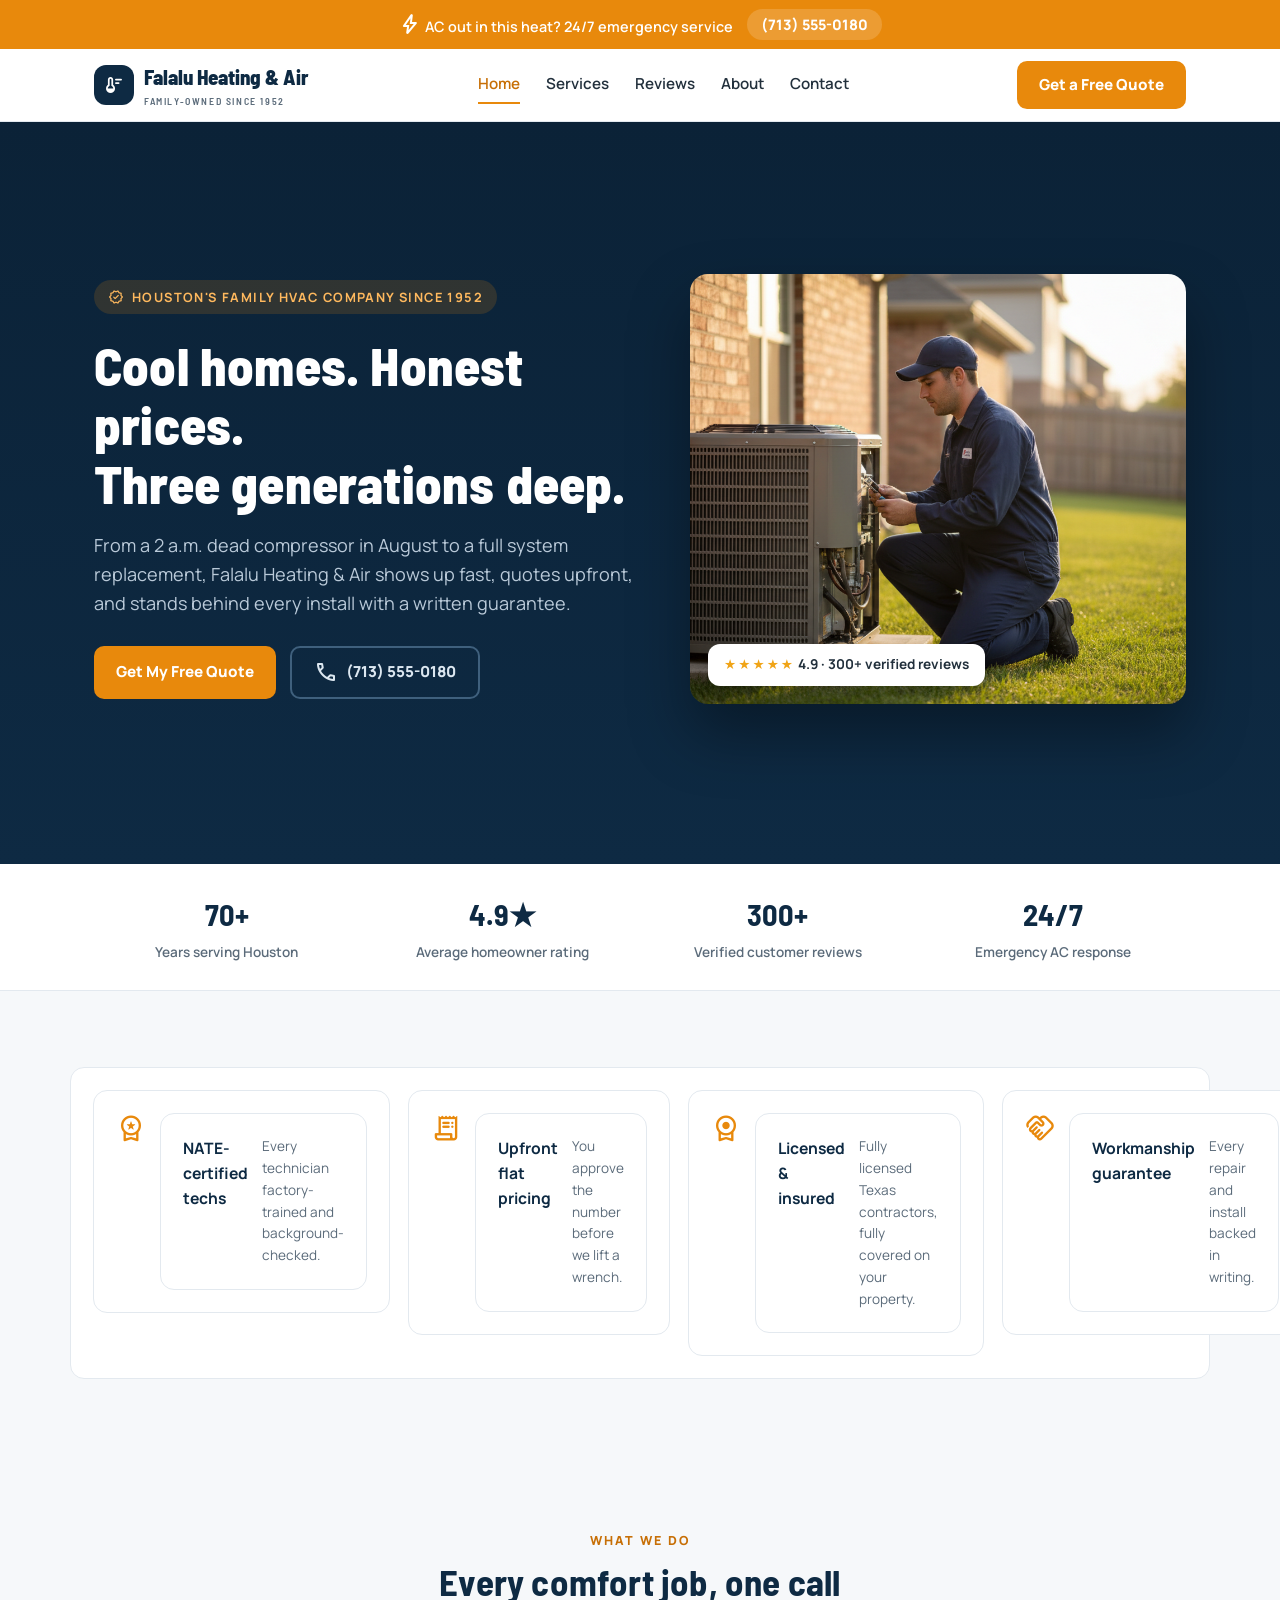
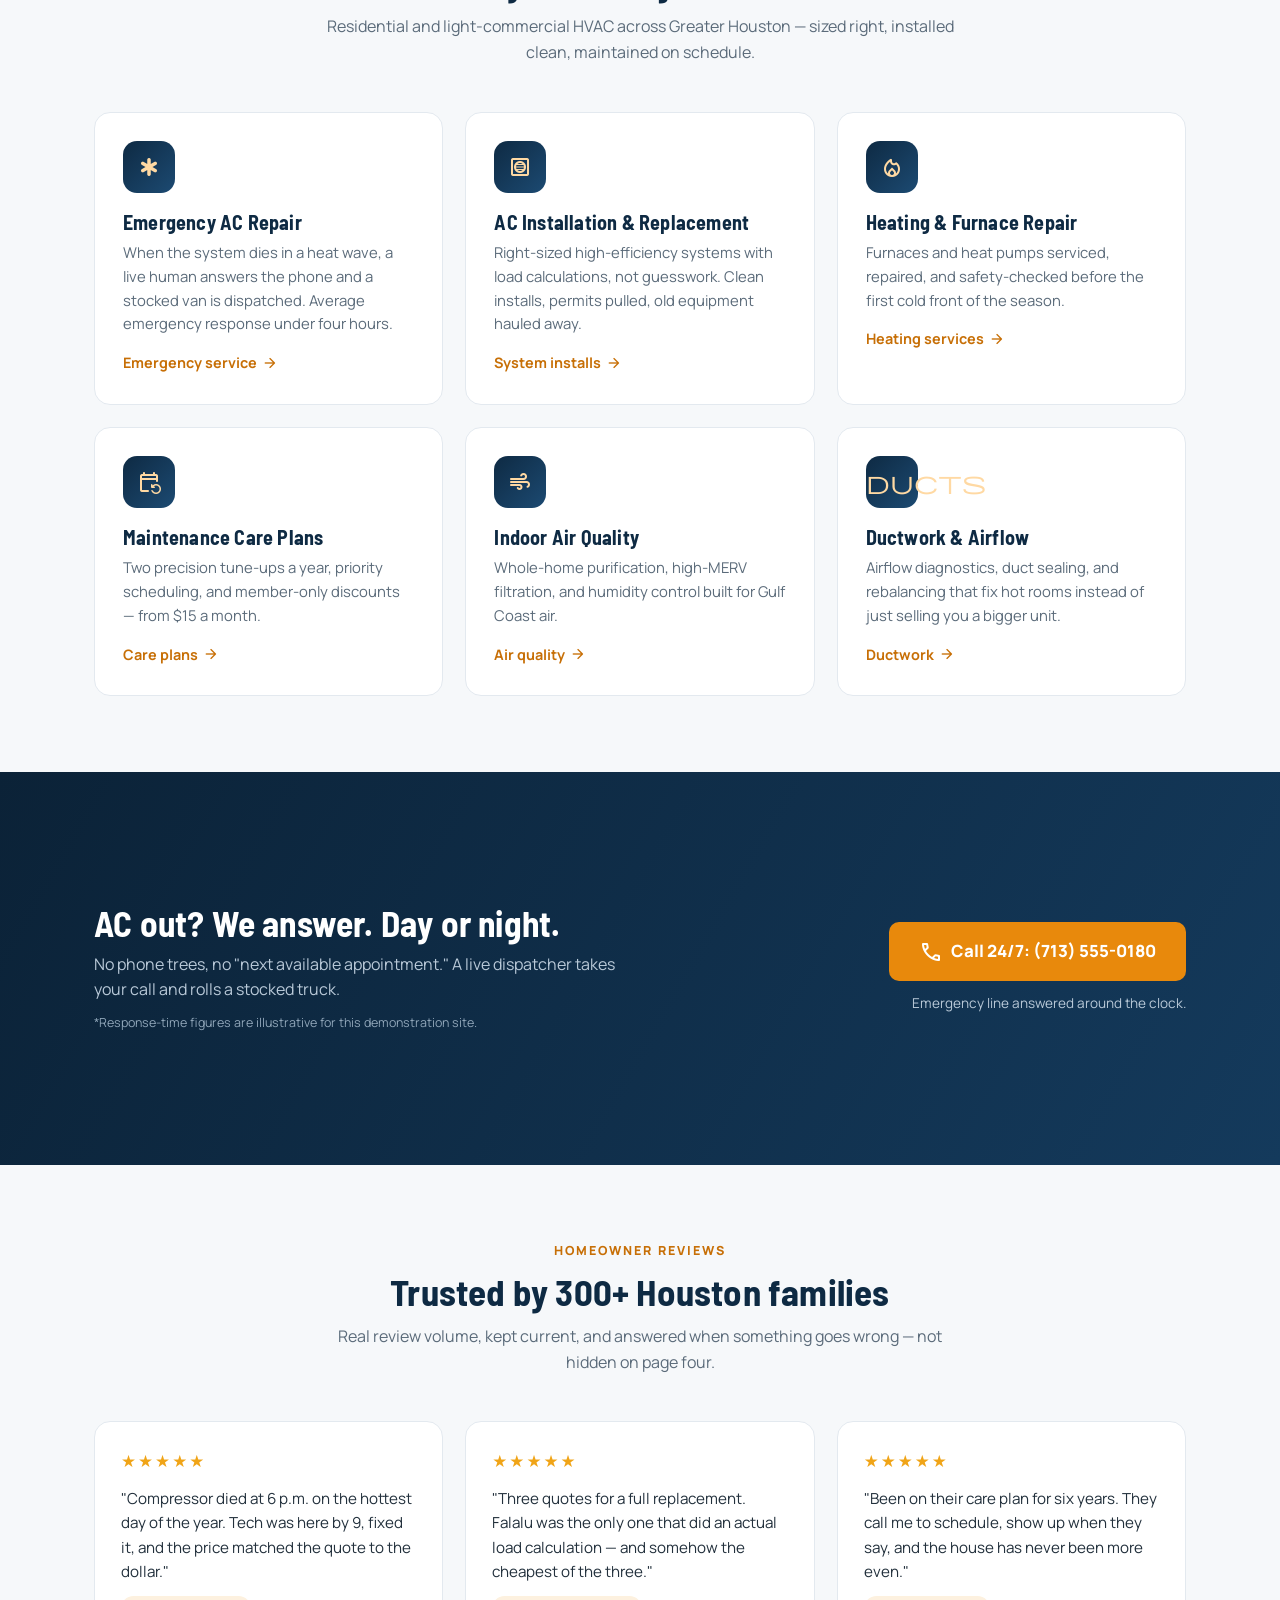
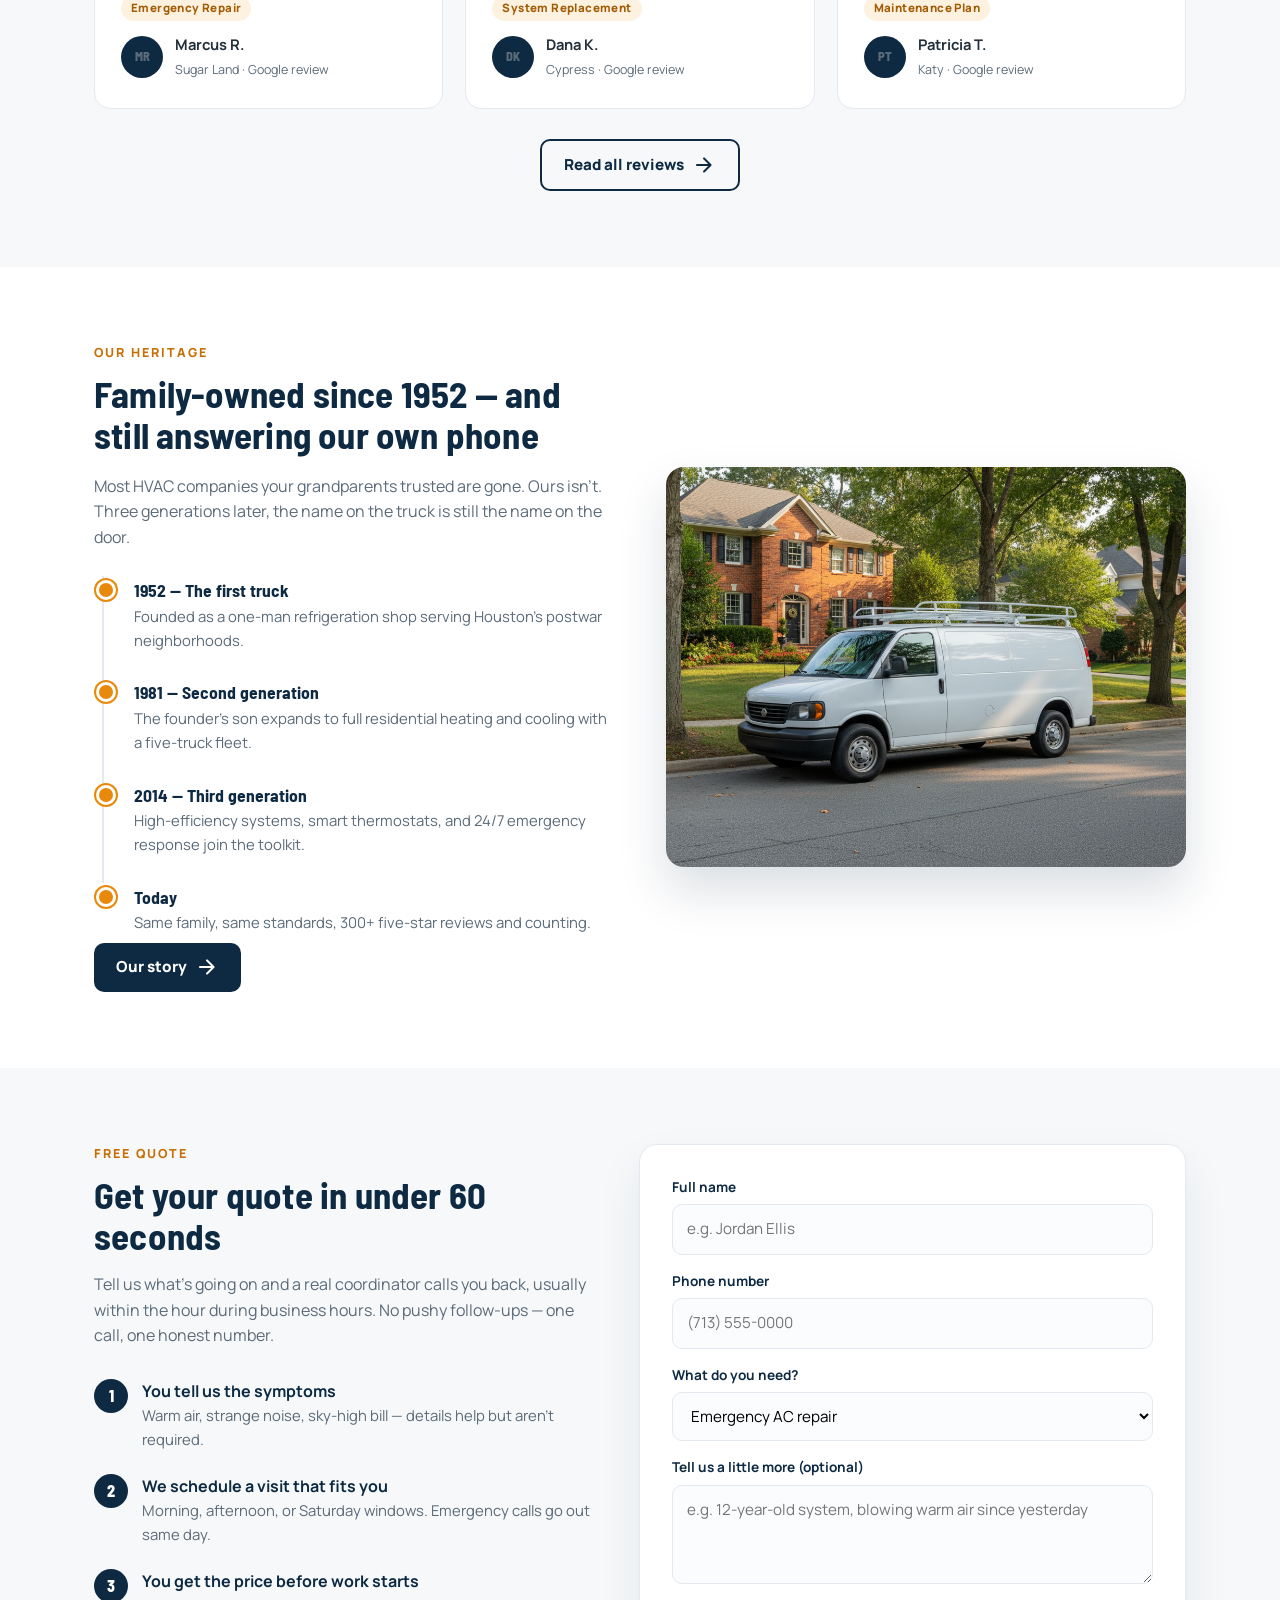
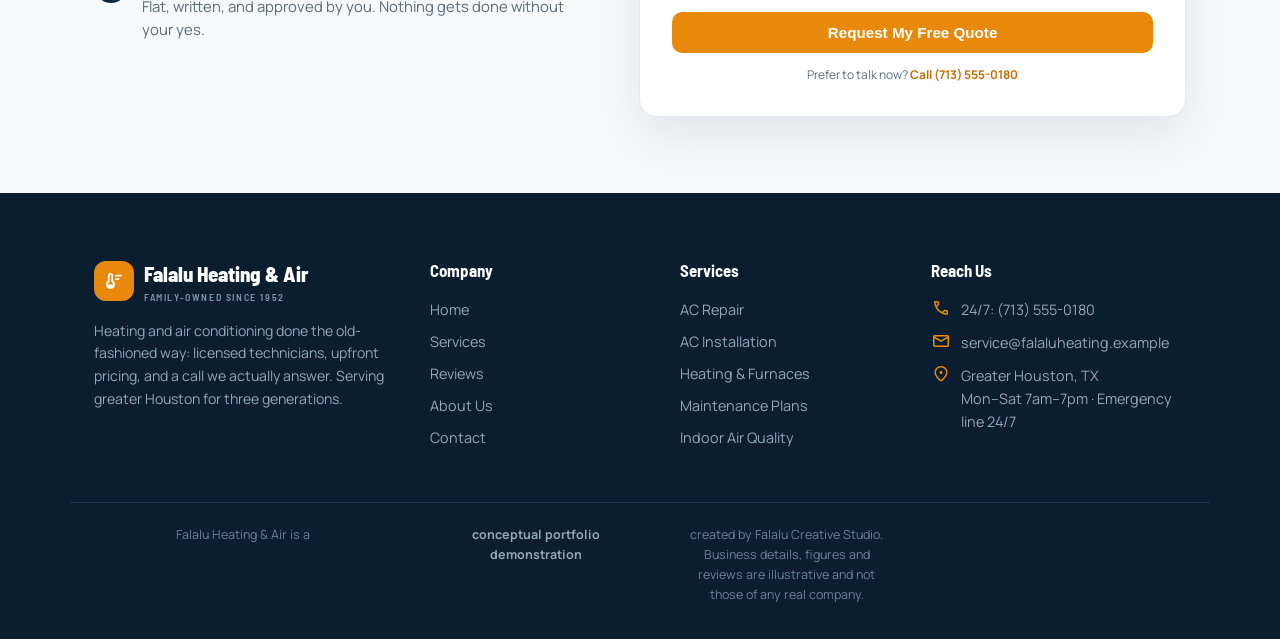
<file: index.html>
<!DOCTYPE html>
<html lang="en"><head><meta charset="utf-8"><meta name="viewport" content="width=device-width,initial-scale=1">
<title>Falalu Heating & Air | Houston HVAC Since 1952 | 24/7 Emergency AC Repair</title><meta name="description" content="Family-owned Houston HVAC since 1952. 24/7 emergency AC repair, honest flat-rate pricing, and 300+ five-star homeowner reviews.">
<link rel="preconnect" href="https://fonts.googleapis.com"><link href="https://fonts.googleapis.com/css2?family=Barlow+Semi+Condensed:wght@600;700;800&family=Manrope:wght@400;500;600;700;800&display=swap" rel="stylesheet">
<link href="https://fonts.googleapis.com/css2?family=Material+Symbols+Rounded:opsz,wght,FILL,GRAD@24,400,0,0&display=block" rel="stylesheet">
<link rel="stylesheet" href="styles.css"><link rel="icon" href="data:image/svg+xml,<svg xmlns='http://www.w3.org/2000/svg' viewBox='0 0 100 100'><rect width='100' height='100' rx='22' fill='%230e2a43'/><text x='50' y='68' font-size='52' text-anchor='middle' fill='%23e8890c' font-family='Arial' font-weight='bold'>F</text></svg>">
</head><body>
<div class="emg"><div class="wrap"><span><span class="material-symbols-rounded" style="vertical-align:-4px">bolt</span> AC out in this heat? 24/7 emergency service</span><a href="tel:+17135550180">(713) 555-0180</a></div></div>
<header class="nav"><div class="wrap">
<a class="logo" href="index.html"><span class="badge"><span class="material-symbols-rounded">thermostat</span></span><span>Falalu Heating &amp; Air<small>Family-owned since 1952</small></span></a>
<input type="checkbox" id="navtoggle"><label class="burger material-symbols-rounded" for="navtoggle">menu</label>
<nav class="links"><a href="index.html" class="active">Home</a><a href="services.html">Services</a><a href="reviews.html">Reviews</a><a href="about.html">About</a><a href="contact.html">Contact</a></nav>
<a class="btn" href="contact.html">Get a Free Quote</a>
</div></header>

<section class="hero"><div class="wrap"><div>
<span class="eyebrow"><span class="material-symbols-rounded" style="font-size:16px">verified</span> Houston's family HVAC company since 1952</span>
<h1>Cool homes. Honest prices.<br>Three generations deep.</h1>
<p class="lead">From a 2 a.m. dead compressor in August to a full system replacement, Falalu Heating &amp; Air shows up fast, quotes upfront, and stands behind every install with a written guarantee.</p>
<div class="ctas"><a class="btn" href="contact.html">Get My Free Quote</a><a class="btn ghost" style="border-color:#3f607d;color:#dce7f0" href="tel:+17135550180"><span class="material-symbols-rounded">call</span> (713) 555-0180</a></div>
</div>
<div class="hero-img"><img src="assets/hv-hero.jpg" alt="Falalu Heating and Air technician servicing an AC condenser unit at a Houston home"><div class="rate-chip"><span class="stars">★★★★★</span> 4.9 · 300+ verified reviews</div></div>
</div></section>
<div class="stats"><div class="wrap">
<div><b>70+</b><span>Years serving Houston</span></div>
<div><b>4.9★</b><span>Average homeowner rating</span></div>
<div><b>300+</b><span>Verified customer reviews</span></div>
<div><b>24/7</b><span>Emergency AC response</span></div>
</div></div>
<section class="trust"><div class="wrap">
<div><span class="material-symbols-rounded">workspace_premium</span><div><b>NATE-certified techs</b><span>Every technician factory-trained and background-checked.</span></div></div>
<div><span class="material-symbols-rounded">receipt_long</span><div><b>Upfront flat pricing</b><span>You approve the number before we lift a wrench.</span></div></div>
<div><span class="material-symbols-rounded">license</span><div><b>Licensed &amp; insured</b><span>Fully licensed Texas contractors, fully covered on your property.</span></div></div>
<div><span class="material-symbols-rounded">handshake</span><div><b>Workmanship guarantee</b><span>Every repair and install backed in writing.</span></div></div>
</div></section>
<section><div class="wrap">
<div class="sec-head"><div class="kick">What we do</div><h2>Every comfort job, one call</h2><p>Residential and light-commercial HVAC across Greater Houston — sized right, installed clean, maintained on schedule.</p></div>
<div class="grid3">
<div class="svc"><div class="ic"><span class="material-symbols-rounded">emergency</span></div><h3>Emergency AC Repair</h3><p>When the system dies in a heat wave, a live human answers the phone and a stocked van is dispatched. Average emergency response under four hours.</p><a class="more" href="services.html#ac-repair">Emergency service <span class="material-symbols-rounded">arrow_forward</span></a></div>
<div class="svc"><div class="ic"><span class="material-symbols-rounded">hvac</span></div><h3>AC Installation &amp; Replacement</h3><p>Right-sized high-efficiency systems with load calculations, not guesswork. Clean installs, permits pulled, old equipment hauled away.</p><a class="more" href="services.html#ac-install">System installs <span class="material-symbols-rounded">arrow_forward</span></a></div>
<div class="svc"><div class="ic"><span class="material-symbols-rounded">mode_heat</span></div><h3>Heating &amp; Furnace Repair</h3><p>Furnaces and heat pumps serviced, repaired, and safety-checked before the first cold front of the season.</p><a class="more" href="services.html#heating">Heating services <span class="material-symbols-rounded">arrow_forward</span></a></div>
<div class="svc"><div class="ic"><span class="material-symbols-rounded">event_repeat</span></div><h3>Maintenance Care Plans</h3><p>Two precision tune-ups a year, priority scheduling, and member-only discounts — from $15 a month.</p><a class="more" href="services.html#maintenance">Care plans <span class="material-symbols-rounded">arrow_forward</span></a></div>
<div class="svc"><div class="ic"><span class="material-symbols-rounded">air</span></div><h3>Indoor Air Quality</h3><p>Whole-home purification, high-MERV filtration, and humidity control built for Gulf Coast air.</p><a class="more" href="services.html#air-quality">Air quality <span class="material-symbols-rounded">arrow_forward</span></a></div>
<div class="svc"><div class="ic"><span class="material-symbols-rounded">ducts</span></div><h3>Ductwork &amp; Airflow</h3><p>Airflow diagnostics, duct sealing, and rebalancing that fix hot rooms instead of just selling you a bigger unit.</p><a class="more" href="services.html#ductwork">Ductwork <span class="material-symbols-rounded">arrow_forward</span></a></div>
</div>
</div></section>
<section class="emgband"><div class="wrap"><div>
<h2>AC out? We answer. Day or night.</h2>
<p>No phone trees, no "next available appointment." A live dispatcher takes your call and rolls a stocked truck.</p>
<p class="note">*Response-time figures are illustrative for this demonstration site.</p>
</div><div style="text-align:right"><a class="btn" style="font-size:1.05rem;padding:16px 30px" href="tel:+17135550180"><span class="material-symbols-rounded">call</span> Call 24/7: (713) 555-0180</a><p style="color:#b9c9d8;font-size:.85rem;margin-top:12px">Emergency line answered around the clock.</p></div></div></section>
<section><div class="wrap">
<div class="sec-head"><div class="kick">Homeowner reviews</div><h2>Trusted by 300+ Houston families</h2><p>Real review volume, kept current, and answered when something goes wrong — not hidden on page four.</p></div>
<div class="grid3">
<div class="rev"><span class="stars">★★★★★</span><p>"Compressor died at 6 p.m. on the hottest day of the year. Tech was here by 9, fixed it, and the price matched the quote to the dollar."</p><span class="tag" style="align-self:flex-start">Emergency Repair</span><div class="who"><span class="av">MR</span><div><b>Marcus R.</b><span>Sugar Land · Google review</span></div></div></div>
<div class="rev"><span class="stars">★★★★★</span><p>"Three quotes for a full replacement. Falalu was the only one that did an actual load calculation — and somehow the cheapest of the three."</p><span class="tag" style="align-self:flex-start">System Replacement</span><div class="who"><span class="av">DK</span><div><b>Dana K.</b><span>Cypress · Google review</span></div></div></div>
<div class="rev"><span class="stars">★★★★★</span><p>"Been on their care plan for six years. They call me to schedule, show up when they say, and the house has never been more even."</p><span class="tag" style="align-self:flex-start">Maintenance Plan</span><div class="who"><span class="av">PT</span><div><b>Patricia T.</b><span>Katy · Google review</span></div></div></div>
</div>
<p style="text-align:center;margin-top:30px"><a class="btn ghost" href="reviews.html">Read all reviews <span class="material-symbols-rounded">arrow_forward</span></a></p>
</div></section>
<section class="heritage"><div class="wrap"><div>
<div class="kick" style="color:var(--amber2);font-weight:800;letter-spacing:2px;text-transform:uppercase;font-size:.78rem">Our heritage</div>
<h2 style="font-size:2.3rem;color:var(--navy);margin:10px 0 18px;font-family:'Barlow Semi Condensed'">Family-owned since 1952 — and still answering our own phone</h2>
<p style="color:var(--sub);margin-bottom:26px">Most HVAC companies your grandparents trusted are gone. Ours isn't. Three generations later, the name on the truck is still the name on the door.</p>
<ul class="tl">
<li><b>1952 — The first truck</b><p>Founded as a one-man refrigeration shop serving Houston's postwar neighborhoods.</p></li>
<li><b>1981 — Second generation</b><p>The founder's son expands to full residential heating and cooling with a five-truck fleet.</p></li>
<li><b>2014 — Third generation</b><p>High-efficiency systems, smart thermostats, and 24/7 emergency response join the toolkit.</p></li>
<li><b>Today</b><p>Same family, same standards, 300+ five-star reviews and counting.</p></li>
</ul>
<a class="btn dark" href="about.html" style="margin-top:8px">Our story <span class="material-symbols-rounded">arrow_forward</span></a>
</div><img src="assets/hv-van.jpg" alt="Falalu Heating and Air service van in a Houston neighborhood"></div></section>
<section class="quote" id="quote"><div class="wrap"><div>
<div class="kick" style="color:var(--amber2);font-weight:800;letter-spacing:2px;text-transform:uppercase;font-size:.78rem">Free quote</div>
<h2 style="font-size:2.3rem;color:var(--navy);margin:10px 0 16px;font-family:'Barlow Semi Condensed'">Get your quote in under 60 seconds</h2>
<p style="color:var(--sub)">Tell us what's going on and a real coordinator calls you back, usually within the hour during business hours. No pushy follow-ups — one call, one honest number.</p>
<ul class="next" style="margin-top:30px">
<li><span class="n">1</span><div><b>You tell us the symptoms</b><p>Warm air, strange noise, sky-high bill — details help but aren't required.</p></div></li>
<li><span class="n">2</span><div><b>We schedule a visit that fits you</b><p>Morning, afternoon, or Saturday windows. Emergency calls go out same day.</p></div></li>
<li><span class="n">3</span><div><b>You get the price before work starts</b><p>Flat, written, and approved by you. Nothing gets done without your yes.</p></div></li>
</ul>
</div>
<form class="qform demo">
<label>Full name</label><input type="text" name="name" placeholder="e.g. Jordan Ellis" required>
<label>Phone number</label><input type="tel" name="phone" placeholder="(713) 555-0000" required>
<label>What do you need?</label>
<select name="service"><option>Emergency AC repair</option><option>AC installation or replacement</option><option>Heating or furnace service</option><option>Maintenance plan</option><option>Indoor air quality</option><option>Ductwork / airflow</option><option>Something else</option></select>
<label>Tell us a little more (optional)</label><textarea name="msg" rows="3" placeholder="e.g. 12-year-old system, blowing warm air since yesterday"></textarea>
<button class="btn" type="submit">Request My Free Quote</button>
<p class="okmsg">✓ Thanks — your request is noted. A coordinator will call you shortly.<br><small style="font-weight:500">(Demonstration form — no message is actually sent.)</small></p>
<p class="fine">Prefer to talk now? <a href="tel:+17135550180" style="color:var(--amber2);font-weight:700">Call (713) 555-0180</a></p>
</form>
</div></section>

<footer><div class="wrap">
<div><a class="logo" href="index.html" style="color:#fff;margin-bottom:14px"><span class="badge" style="background:#e8890c;color:#fff"><span class="material-symbols-rounded">thermostat</span></span><span style="color:#fff">Falalu Heating &amp; Air<small style="color:#7f95a8">Family-owned since 1952</small></span></a>
<p style="font-size:.88rem;max-width:30em">Heating and air conditioning done the old-fashioned way: licensed technicians, upfront pricing, and a call we actually answer. Serving greater Houston for three generations.</p></div>
<div><h4>Company</h4><a href="index.html">Home</a><a href="services.html">Services</a><a href="reviews.html">Reviews</a><a href="about.html">About Us</a><a href="contact.html">Contact</a></div>
<div><h4>Services</h4><a href="services.html#ac-repair">AC Repair</a><a href="services.html#ac-install">AC Installation</a><a href="services.html#heating">Heating &amp; Furnaces</a><a href="services.html#maintenance">Maintenance Plans</a><a href="services.html#air-quality">Indoor Air Quality</a></div>
<div><h4>Reach Us</h4><div class="fa"><span class="material-symbols-rounded">call</span><span>24/7: (713) 555-0180</span></div><div class="fa"><span class="material-symbols-rounded">mail</span><span>service@falaluheating.example</span></div><div class="fa"><span class="material-symbols-rounded">location_on</span><span>Greater Houston, TX<br>Mon–Sat 7am–7pm · Emergency line 24/7</span></div></div>
</div>
<div class="wrap disclaimer">Falalu Heating &amp; Air is a <b>conceptual portfolio demonstration</b> created by Falalu Creative Studio. Business details, figures and reviews are illustrative and not those of any real company.</div>
</footer>
<script>document.querySelectorAll("form.demo").forEach(function(f){f.addEventListener("submit",function(e){e.preventDefault();f.querySelector(".okmsg").style.display="block";f.reset();});});</script>
</body></html>
</file>
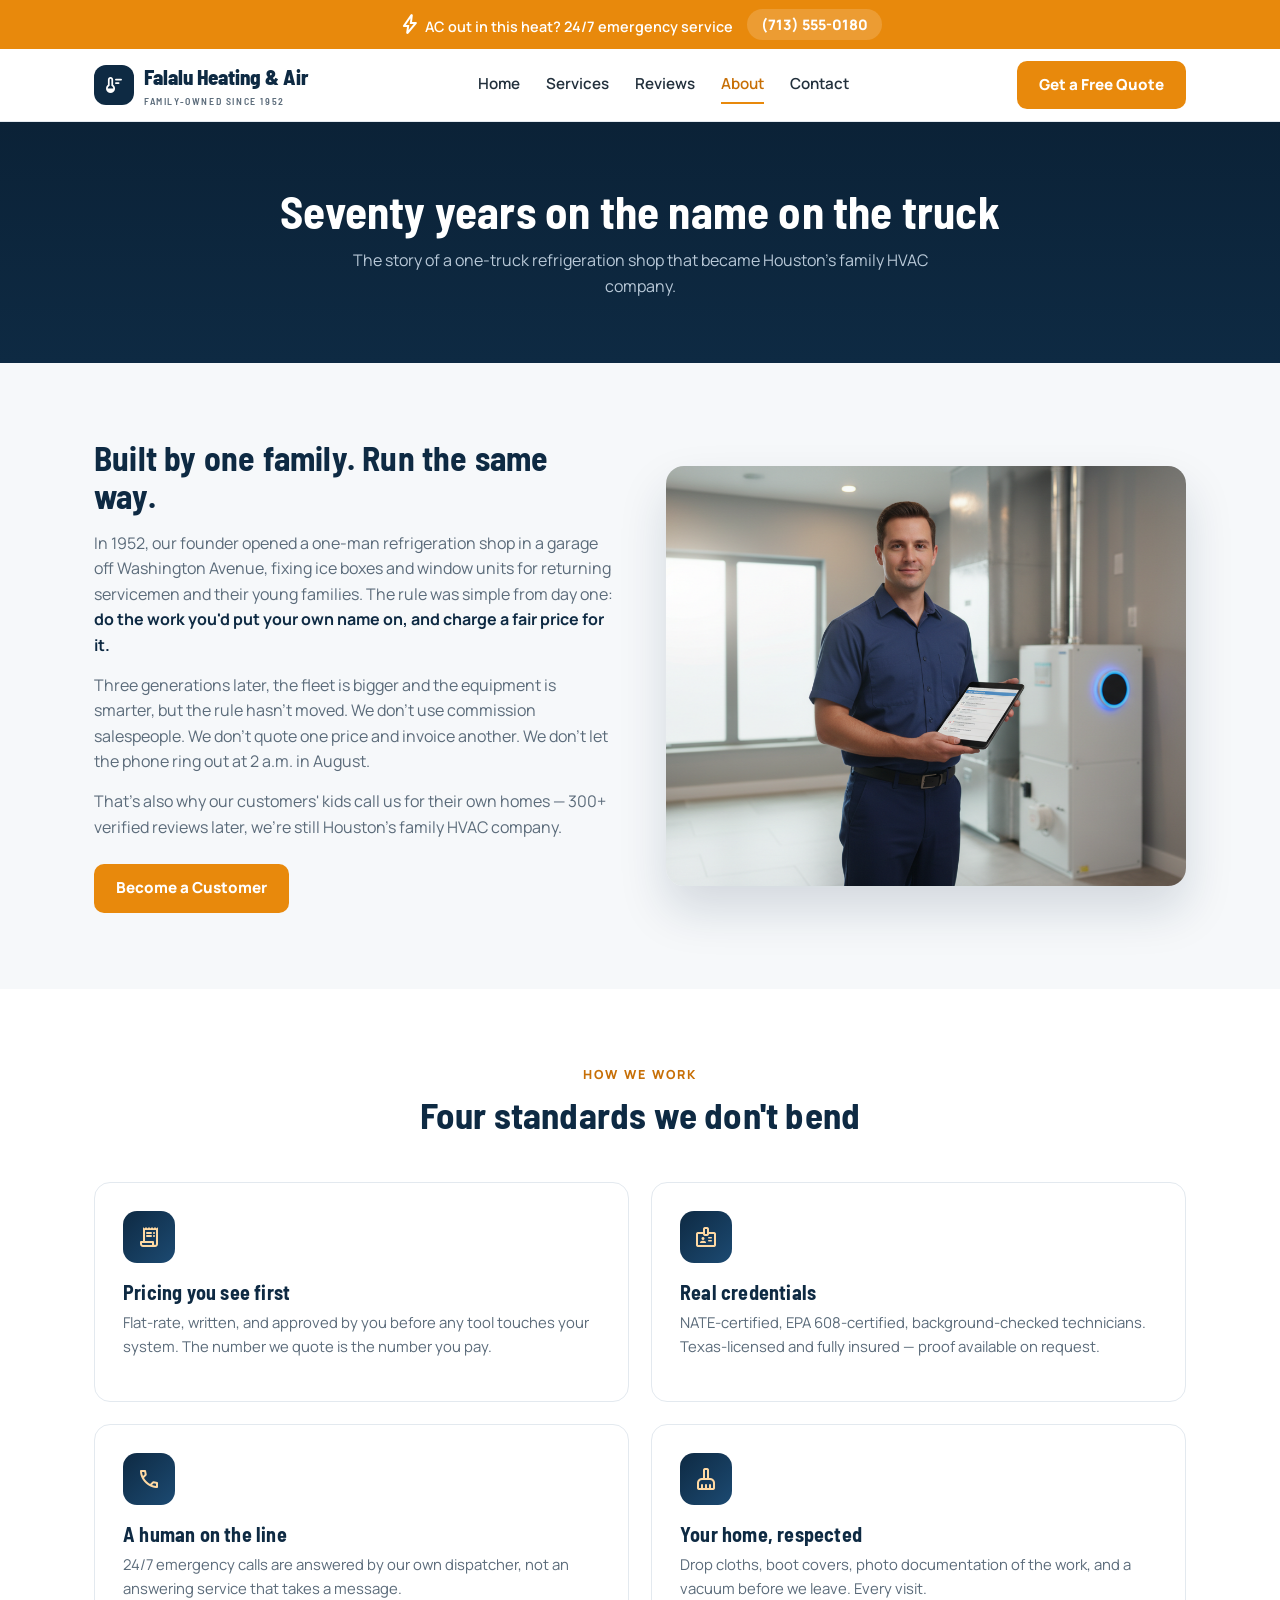
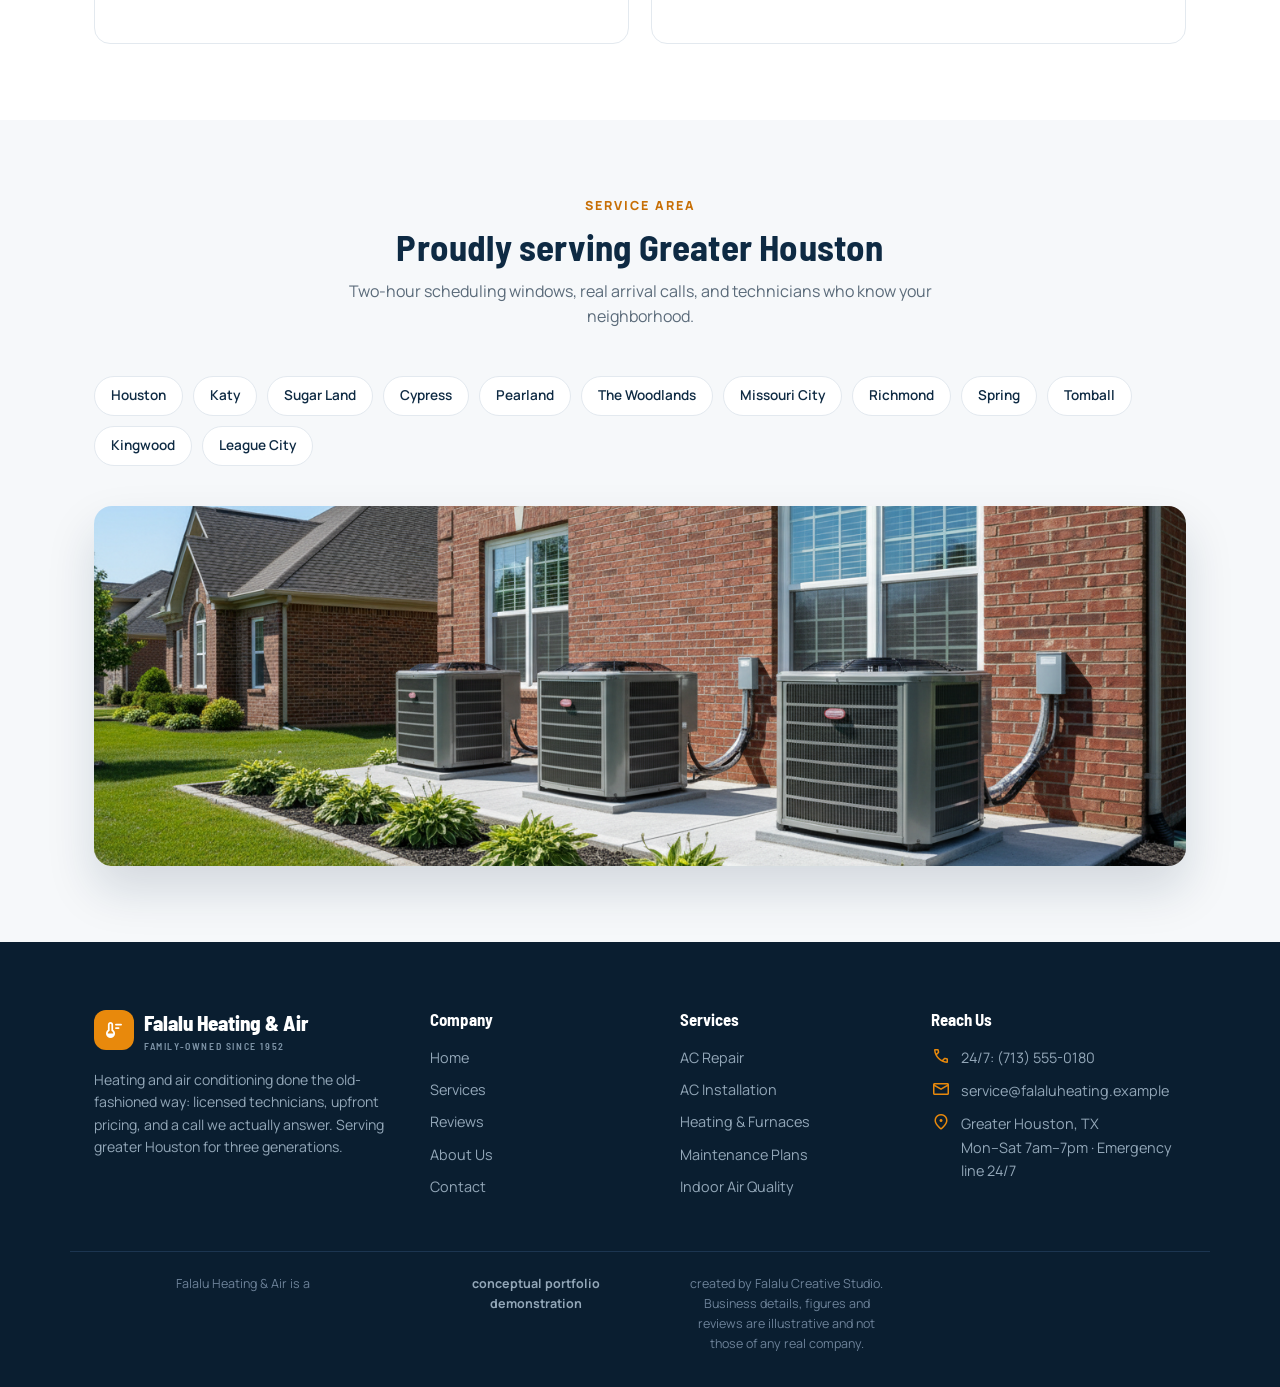
<file: about.html>
<!DOCTYPE html>
<html lang="en"><head><meta charset="utf-8"><meta name="viewport" content="width=device-width,initial-scale=1">
<title>About Us | Falalu Heating & Air, Family-Owned Houston HVAC Since 1952</title><meta name="description" content="Three generations of Houston HVAC. Our story, our standards, and the neighborhoods we serve.">
<link rel="preconnect" href="https://fonts.googleapis.com"><link href="https://fonts.googleapis.com/css2?family=Barlow+Semi+Condensed:wght@600;700;800&family=Manrope:wght@400;500;600;700;800&display=swap" rel="stylesheet">
<link href="https://fonts.googleapis.com/css2?family=Material+Symbols+Rounded:opsz,wght,FILL,GRAD@24,400,0,0&display=block" rel="stylesheet">
<link rel="stylesheet" href="styles.css"><link rel="icon" href="data:image/svg+xml,<svg xmlns='http://www.w3.org/2000/svg' viewBox='0 0 100 100'><rect width='100' height='100' rx='22' fill='%230e2a43'/><text x='50' y='68' font-size='52' text-anchor='middle' fill='%23e8890c' font-family='Arial' font-weight='bold'>F</text></svg>">
</head><body>
<div class="emg"><div class="wrap"><span><span class="material-symbols-rounded" style="vertical-align:-4px">bolt</span> AC out in this heat? 24/7 emergency service</span><a href="tel:+17135550180">(713) 555-0180</a></div></div>
<header class="nav"><div class="wrap">
<a class="logo" href="index.html"><span class="badge"><span class="material-symbols-rounded">thermostat</span></span><span>Falalu Heating &amp; Air<small>Family-owned since 1952</small></span></a>
<input type="checkbox" id="navtoggle"><label class="burger material-symbols-rounded" for="navtoggle">menu</label>
<nav class="links"><a href="index.html">Home</a><a href="services.html">Services</a><a href="reviews.html">Reviews</a><a href="about.html" class="active">About</a><a href="contact.html">Contact</a></nav>
<a class="btn" href="contact.html">Get a Free Quote</a>
</div></header>

<section class="phero"><div class="wrap"><h1>Seventy years on the name on the truck</h1><p>The story of a one-truck refrigeration shop that became Houston's family HVAC company.</p></div></section>
<section><div class="wrap"><div class="story"><div>
<h2>Built by one family. Run the same way.</h2>
<p>In 1952, our founder opened a one-man refrigeration shop in a garage off Washington Avenue, fixing ice boxes and window units for returning servicemen and their young families. The rule was simple from day one: <b style="color:var(--navy)">do the work you'd put your own name on, and charge a fair price for it.</b></p>
<p>Three generations later, the fleet is bigger and the equipment is smarter, but the rule hasn't moved. We don't use commission salespeople. We don't quote one price and invoice another. We don't let the phone ring out at 2 a.m. in August.</p>
<p>That's also why our customers' kids call us for their own homes — 300+ verified reviews later, we're still Houston's family HVAC company.</p>
<a class="btn" href="contact.html" style="margin-top:10px">Become a Customer</a>
</div><img src="assets/hv-tech.jpg" alt="Falalu Heating and Air technician with a maintenance checklist"></div></div></section>
<section style="background:#fff"><div class="wrap">
<div class="sec-head"><div class="kick">How we work</div><h2>Four standards we don't bend</h2></div>
<div class="grid3" style="grid-template-columns:repeat(2,1fr)">
<div class="svc"><div class="ic"><span class="material-symbols-rounded">receipt_long</span></div><h3>Pricing you see first</h3><p>Flat-rate, written, and approved by you before any tool touches your system. The number we quote is the number you pay.</p></div>
<div class="svc"><div class="ic"><span class="material-symbols-rounded">badge</span></div><h3>Real credentials</h3><p>NATE-certified, EPA 608-certified, background-checked technicians. Texas-licensed and fully insured — proof available on request.</p></div>
<div class="svc"><div class="ic"><span class="material-symbols-rounded">call</span></div><h3>A human on the line</h3><p>24/7 emergency calls are answered by our own dispatcher, not an answering service that takes a message.</p></div>
<div class="svc"><div class="ic"><span class="material-symbols-rounded">cleaning_services</span></div><h3>Your home, respected</h3><p>Drop cloths, boot covers, photo documentation of the work, and a vacuum before we leave. Every visit.</p></div>
</div>
</div></section>
<section><div class="wrap">
<div class="sec-head"><div class="kick">Service area</div><h2>Proudly serving Greater Houston</h2><p>Two-hour scheduling windows, real arrival calls, and technicians who know your neighborhood.</p></div>
<div class="areas"><span>Houston</span><span>Katy</span><span>Sugar Land</span><span>Cypress</span><span>Pearland</span><span>The Woodlands</span><span>Missouri City</span><span>Richmond</span><span>Spring</span><span>Tomball</span><span>Kingwood</span><span>League City</span></div>
<img src="assets/hv-install.jpg" alt="High-efficiency condenser units installed at a Houston home" style="border-radius:18px;margin-top:40px;width:100%;height:360px;object-fit:cover;box-shadow:0 24px 48px rgba(14,42,67,.15)">
</div></section>

<footer><div class="wrap">
<div><a class="logo" href="index.html" style="color:#fff;margin-bottom:14px"><span class="badge" style="background:#e8890c;color:#fff"><span class="material-symbols-rounded">thermostat</span></span><span style="color:#fff">Falalu Heating &amp; Air<small style="color:#7f95a8">Family-owned since 1952</small></span></a>
<p style="font-size:.88rem;max-width:30em">Heating and air conditioning done the old-fashioned way: licensed technicians, upfront pricing, and a call we actually answer. Serving greater Houston for three generations.</p></div>
<div><h4>Company</h4><a href="index.html">Home</a><a href="services.html">Services</a><a href="reviews.html">Reviews</a><a href="about.html">About Us</a><a href="contact.html">Contact</a></div>
<div><h4>Services</h4><a href="services.html#ac-repair">AC Repair</a><a href="services.html#ac-install">AC Installation</a><a href="services.html#heating">Heating &amp; Furnaces</a><a href="services.html#maintenance">Maintenance Plans</a><a href="services.html#air-quality">Indoor Air Quality</a></div>
<div><h4>Reach Us</h4><div class="fa"><span class="material-symbols-rounded">call</span><span>24/7: (713) 555-0180</span></div><div class="fa"><span class="material-symbols-rounded">mail</span><span>service@falaluheating.example</span></div><div class="fa"><span class="material-symbols-rounded">location_on</span><span>Greater Houston, TX<br>Mon–Sat 7am–7pm · Emergency line 24/7</span></div></div>
</div>
<div class="wrap disclaimer">Falalu Heating &amp; Air is a <b>conceptual portfolio demonstration</b> created by Falalu Creative Studio. Business details, figures and reviews are illustrative and not those of any real company.</div>
</footer>
<script>document.querySelectorAll("form.demo").forEach(function(f){f.addEventListener("submit",function(e){e.preventDefault();f.querySelector(".okmsg").style.display="block";f.reset();});});</script>
</body></html>
</file>
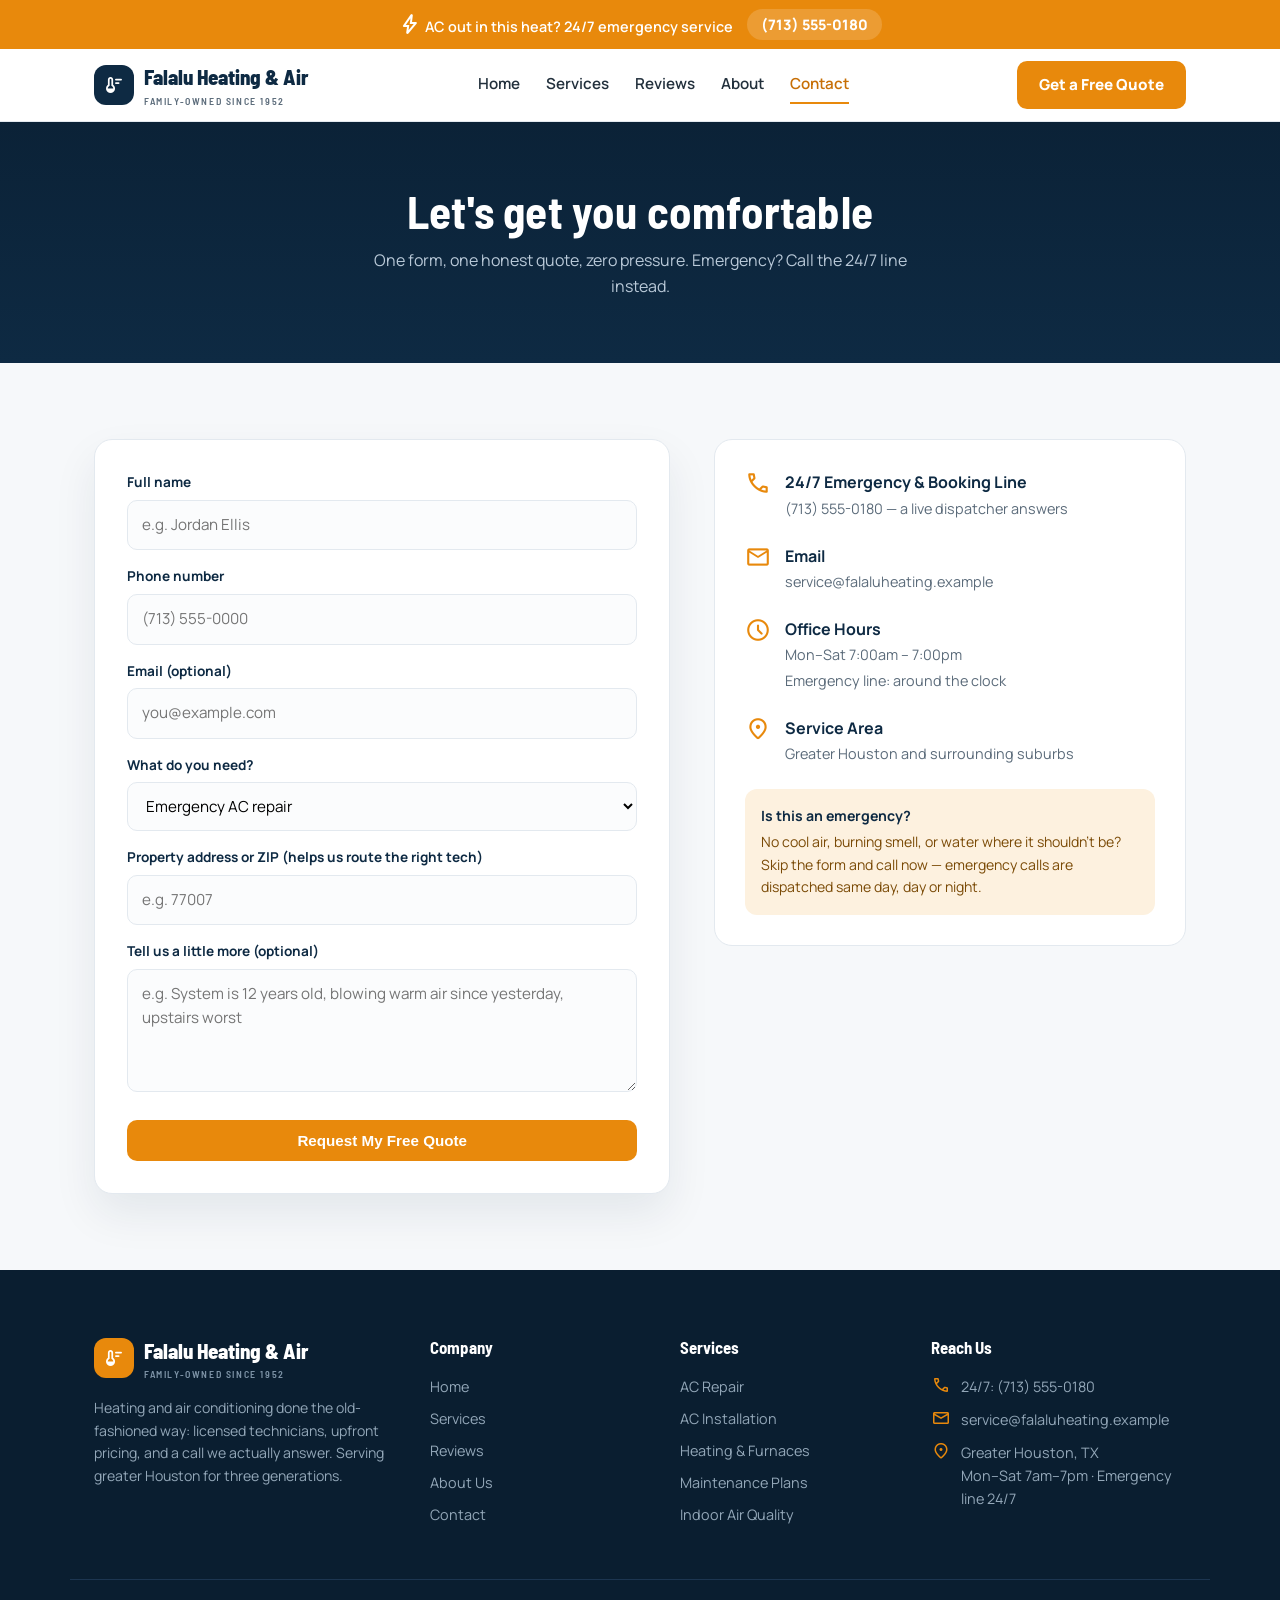
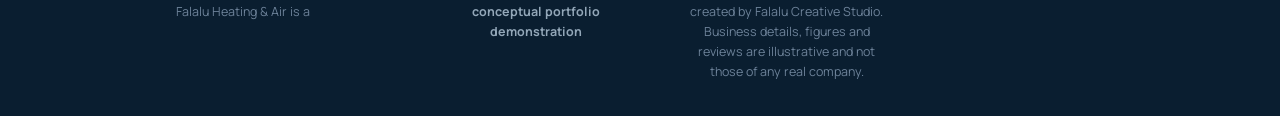
<file: contact.html>
<!DOCTYPE html>
<html lang="en"><head><meta charset="utf-8"><meta name="viewport" content="width=device-width,initial-scale=1">
<title>Contact | Falalu Heating & Air | Free HVAC Quotes Houston</title><meta name="description" content="Request a free quote or call our 24/7 emergency line. Serving Greater Houston since 1952.">
<link rel="preconnect" href="https://fonts.googleapis.com"><link href="https://fonts.googleapis.com/css2?family=Barlow+Semi+Condensed:wght@600;700;800&family=Manrope:wght@400;500;600;700;800&display=swap" rel="stylesheet">
<link href="https://fonts.googleapis.com/css2?family=Material+Symbols+Rounded:opsz,wght,FILL,GRAD@24,400,0,0&display=block" rel="stylesheet">
<link rel="stylesheet" href="styles.css"><link rel="icon" href="data:image/svg+xml,<svg xmlns='http://www.w3.org/2000/svg' viewBox='0 0 100 100'><rect width='100' height='100' rx='22' fill='%230e2a43'/><text x='50' y='68' font-size='52' text-anchor='middle' fill='%23e8890c' font-family='Arial' font-weight='bold'>F</text></svg>">
</head><body>
<div class="emg"><div class="wrap"><span><span class="material-symbols-rounded" style="vertical-align:-4px">bolt</span> AC out in this heat? 24/7 emergency service</span><a href="tel:+17135550180">(713) 555-0180</a></div></div>
<header class="nav"><div class="wrap">
<a class="logo" href="index.html"><span class="badge"><span class="material-symbols-rounded">thermostat</span></span><span>Falalu Heating &amp; Air<small>Family-owned since 1952</small></span></a>
<input type="checkbox" id="navtoggle"><label class="burger material-symbols-rounded" for="navtoggle">menu</label>
<nav class="links"><a href="index.html">Home</a><a href="services.html">Services</a><a href="reviews.html">Reviews</a><a href="about.html">About</a><a href="contact.html" class="active">Contact</a></nav>
<a class="btn" href="contact.html">Get a Free Quote</a>
</div></header>

<section class="phero"><div class="wrap"><h1>Let's get you comfortable</h1><p>One form, one honest quote, zero pressure. Emergency? Call the 24/7 line instead.</p></div></section>
<section><div class="wrap"><div class="cwrap">
<form class="qform demo">
<label>Full name</label><input type="text" name="name" placeholder="e.g. Jordan Ellis" required>
<label>Phone number</label><input type="tel" name="phone" placeholder="(713) 555-0000" required>
<label>Email (optional)</label><input type="email" name="email" placeholder="you@example.com">
<label>What do you need?</label>
<select name="service"><option>Emergency AC repair</option><option>AC installation or replacement</option><option>Heating or furnace service</option><option>Maintenance plan</option><option>Indoor air quality</option><option>Ductwork / airflow</option><option>Light commercial</option><option>Something else</option></select>
<label>Property address or ZIP (helps us route the right tech)</label><input type="text" name="zip" placeholder="e.g. 77007">
<label>Tell us a little more (optional)</label><textarea name="msg" rows="4" placeholder="e.g. System is 12 years old, blowing warm air since yesterday, upstairs worst"></textarea>
<button class="btn" type="submit">Request My Free Quote</button>
<p class="okmsg">✓ Thanks — your request is noted. A coordinator will call you shortly.<br><small style="font-weight:500">(Demonstration form — no message is actually sent.)</small></p>
</form>
<div class="cinfo">
<div class="fa"><span class="material-symbols-rounded">call</span><div><b>24/7 Emergency &amp; Booking Line</b><span>(713) 555-0180 — a live dispatcher answers</span></div></div>
<div class="fa"><span class="material-symbols-rounded">mail</span><div><b>Email</b><span>service@falaluheating.example</span></div></div>
<div class="fa"><span class="material-symbols-rounded">schedule</span><div><b>Office Hours</b><span>Mon–Sat 7:00am – 7:00pm<br>Emergency line: around the clock</span></div></div>
<div class="fa"><span class="material-symbols-rounded">location_on</span><div><b>Service Area</b><span>Greater Houston and surrounding suburbs</span></div></div>
<div class="alert"><b style="display:block;margin-bottom:4px">Is this an emergency?</b>No cool air, burning smell, or water where it shouldn't be? Skip the form and call now — emergency calls are dispatched same day, day or night.</div>
</div>
</div></div></section>

<footer><div class="wrap">
<div><a class="logo" href="index.html" style="color:#fff;margin-bottom:14px"><span class="badge" style="background:#e8890c;color:#fff"><span class="material-symbols-rounded">thermostat</span></span><span style="color:#fff">Falalu Heating &amp; Air<small style="color:#7f95a8">Family-owned since 1952</small></span></a>
<p style="font-size:.88rem;max-width:30em">Heating and air conditioning done the old-fashioned way: licensed technicians, upfront pricing, and a call we actually answer. Serving greater Houston for three generations.</p></div>
<div><h4>Company</h4><a href="index.html">Home</a><a href="services.html">Services</a><a href="reviews.html">Reviews</a><a href="about.html">About Us</a><a href="contact.html">Contact</a></div>
<div><h4>Services</h4><a href="services.html#ac-repair">AC Repair</a><a href="services.html#ac-install">AC Installation</a><a href="services.html#heating">Heating &amp; Furnaces</a><a href="services.html#maintenance">Maintenance Plans</a><a href="services.html#air-quality">Indoor Air Quality</a></div>
<div><h4>Reach Us</h4><div class="fa"><span class="material-symbols-rounded">call</span><span>24/7: (713) 555-0180</span></div><div class="fa"><span class="material-symbols-rounded">mail</span><span>service@falaluheating.example</span></div><div class="fa"><span class="material-symbols-rounded">location_on</span><span>Greater Houston, TX<br>Mon–Sat 7am–7pm · Emergency line 24/7</span></div></div>
</div>
<div class="wrap disclaimer">Falalu Heating &amp; Air is a <b>conceptual portfolio demonstration</b> created by Falalu Creative Studio. Business details, figures and reviews are illustrative and not those of any real company.</div>
</footer>
<script>document.querySelectorAll("form.demo").forEach(function(f){f.addEventListener("submit",function(e){e.preventDefault();f.querySelector(".okmsg").style.display="block";f.reset();});});</script>
</body></html>
</file>
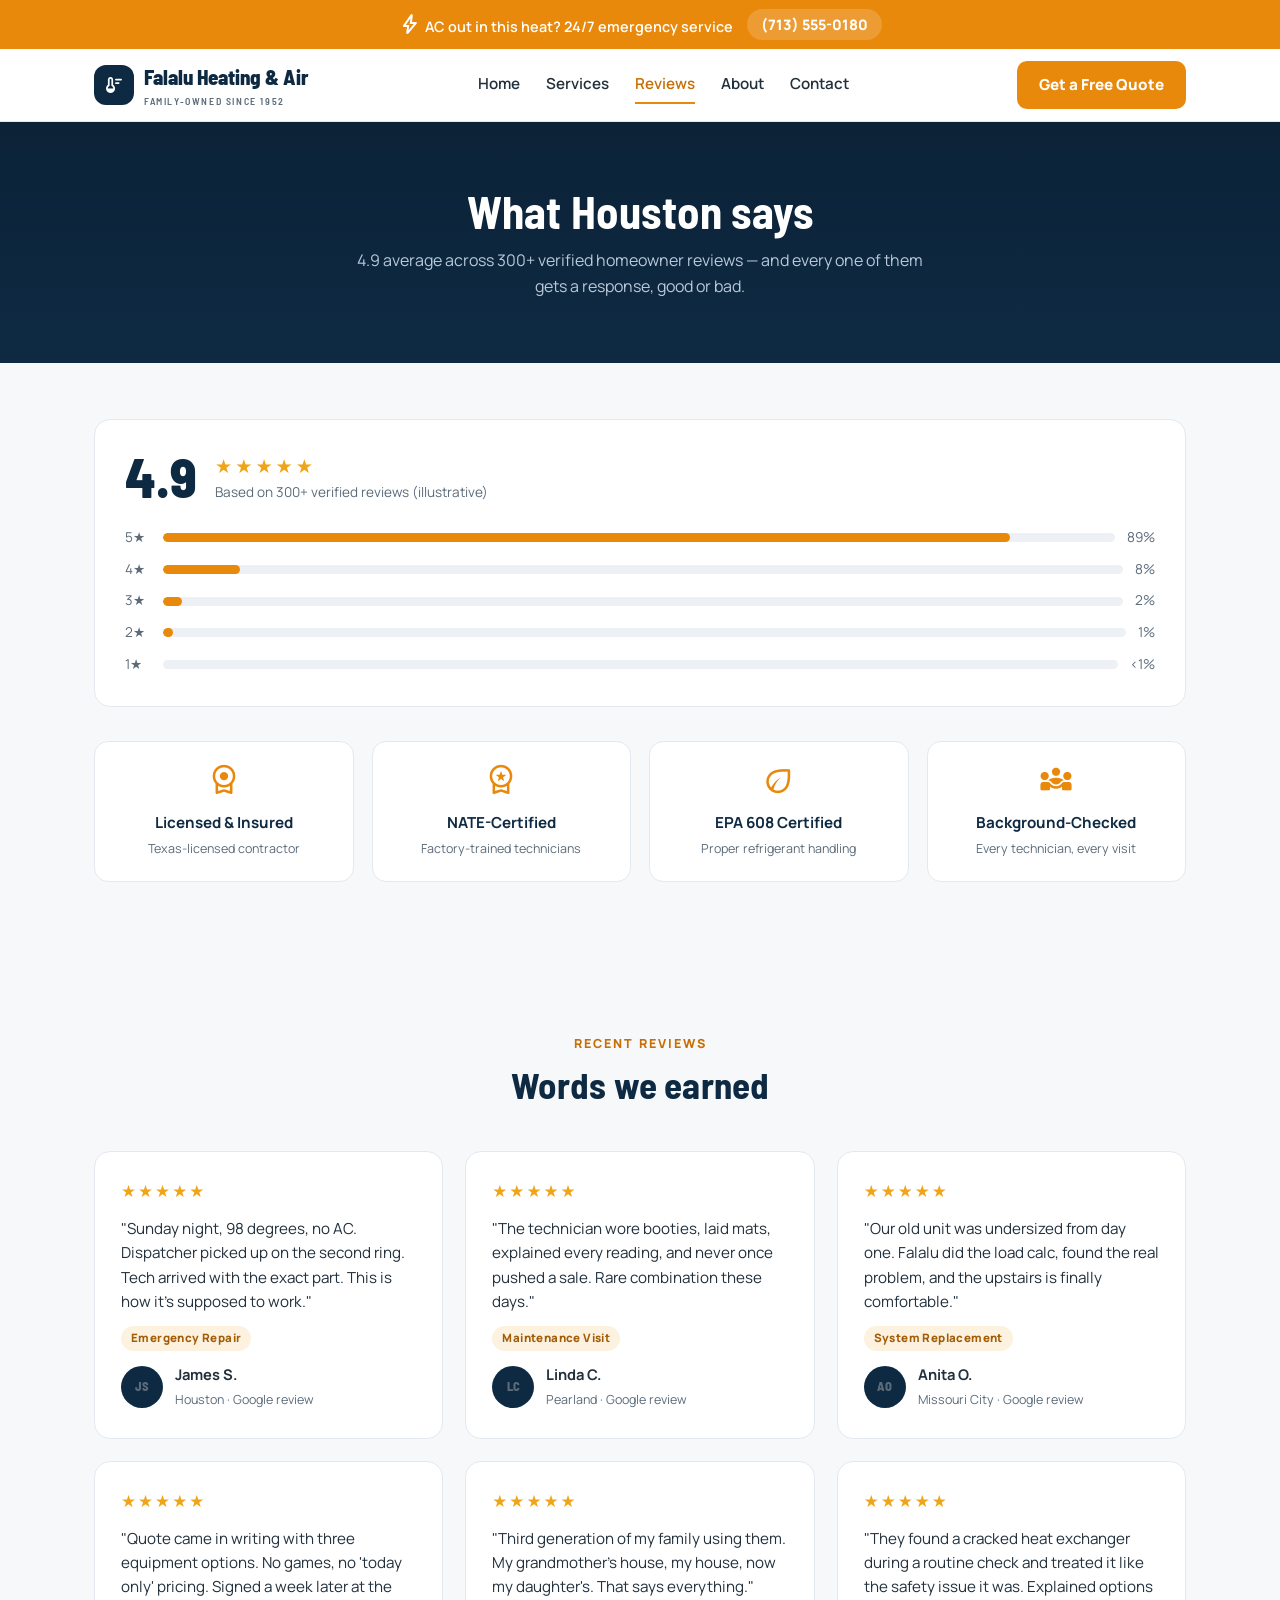
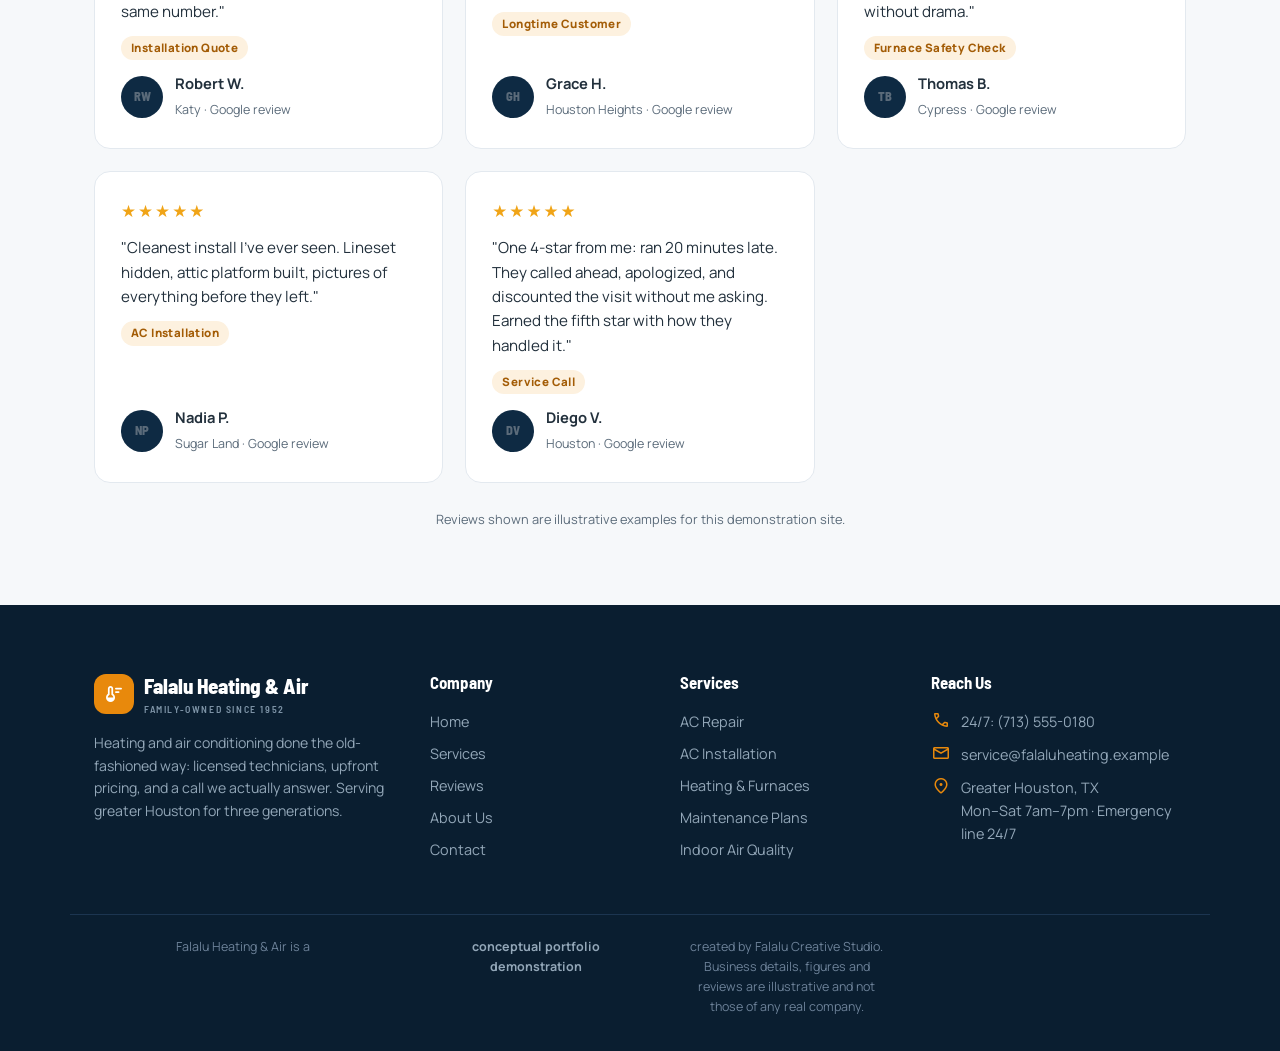
<file: reviews.html>
<!DOCTYPE html>
<html lang="en"><head><meta charset="utf-8"><meta name="viewport" content="width=device-width,initial-scale=1">
<title>Reviews | Falalu Heating & Air Houston</title><meta name="description" content="4.9-star rated from 300+ verified Houston homeowners. Read recent reviews of our emergency repair, installation and maintenance work.">
<link rel="preconnect" href="https://fonts.googleapis.com"><link href="https://fonts.googleapis.com/css2?family=Barlow+Semi+Condensed:wght@600;700;800&family=Manrope:wght@400;500;600;700;800&display=swap" rel="stylesheet">
<link href="https://fonts.googleapis.com/css2?family=Material+Symbols+Rounded:opsz,wght,FILL,GRAD@24,400,0,0&display=block" rel="stylesheet">
<link rel="stylesheet" href="styles.css"><link rel="icon" href="data:image/svg+xml,<svg xmlns='http://www.w3.org/2000/svg' viewBox='0 0 100 100'><rect width='100' height='100' rx='22' fill='%230e2a43'/><text x='50' y='68' font-size='52' text-anchor='middle' fill='%23e8890c' font-family='Arial' font-weight='bold'>F</text></svg>">
</head><body>
<div class="emg"><div class="wrap"><span><span class="material-symbols-rounded" style="vertical-align:-4px">bolt</span> AC out in this heat? 24/7 emergency service</span><a href="tel:+17135550180">(713) 555-0180</a></div></div>
<header class="nav"><div class="wrap">
<a class="logo" href="index.html"><span class="badge"><span class="material-symbols-rounded">thermostat</span></span><span>Falalu Heating &amp; Air<small>Family-owned since 1952</small></span></a>
<input type="checkbox" id="navtoggle"><label class="burger material-symbols-rounded" for="navtoggle">menu</label>
<nav class="links"><a href="index.html">Home</a><a href="services.html">Services</a><a href="reviews.html" class="active">Reviews</a><a href="about.html">About</a><a href="contact.html">Contact</a></nav>
<a class="btn" href="contact.html">Get a Free Quote</a>
</div></header>

<section class="phero"><div class="wrap"><h1>What Houston says</h1><p>4.9 average across 300+ verified homeowner reviews — and every one of them gets a response, good or bad.</p></div></section>
<section style="padding-top:56px"><div class="wrap">
<div class="bars">
<div style="display:flex;align-items:center;gap:18px;margin-bottom:22px"><div style="font-family:'Barlow Semi Condensed';font-size:3.4rem;font-weight:800;color:var(--navy);line-height:1">4.9</div><div><div style="color:#f0a417;font-size:1.2rem;letter-spacing:3px">★★★★★</div><div style="color:var(--sub);font-size:.85rem">Based on 300+ verified reviews (illustrative)</div></div></div>
<div class="bar"><span style="width:26px">5★</span><div class="track"><div class="fill" style="width:89%"></div></div><span>89%</span></div>
<div class="bar"><span style="width:26px">4★</span><div class="track"><div class="fill" style="width:8%"></div></div><span>8%</span></div>
<div class="bar"><span style="width:26px">3★</span><div class="track"><div class="fill" style="width:2%"></div></div><span>2%</span></div>
<div class="bar"><span style="width:26px">2★</span><div class="track"><div class="fill" style="width:1%"></div></div><span>1%</span></div>
<div class="bar" style="margin-bottom:0"><span style="width:26px">1★</span><div class="track"><div class="fill" style="width:0%"></div></div><span>&lt;1%</span></div>
</div>
<div class="badges">
<div class="badgecard"><span class="material-symbols-rounded">license</span><b>Licensed &amp; Insured</b><span>Texas-licensed contractor</span></div>
<div class="badgecard"><span class="material-symbols-rounded">workspace_premium</span><b>NATE-Certified</b><span>Factory-trained technicians</span></div>
<div class="badgecard"><span class="material-symbols-rounded">eco</span><b>EPA 608 Certified</b><span>Proper refrigerant handling</span></div>
<div class="badgecard"><span class="material-symbols-rounded">diversity_3</span><b>Background-Checked</b><span>Every technician, every visit</span></div>
</div>
</div></section>
<section><div class="wrap">
<div class="sec-head"><div class="kick">Recent reviews</div><h2>Words we earned</h2></div>
<div class="grid3">
<div class="rev"><span class="stars">★★★★★</span><p>"Sunday night, 98 degrees, no AC. Dispatcher picked up on the second ring. Tech arrived with the exact part. This is how it's supposed to work."</p><span class="tag" style="align-self:flex-start">Emergency Repair</span><div class="who"><span class="av">JS</span><div><b>James S.</b><span>Houston · Google review</span></div></div></div>
<div class="rev"><span class="stars">★★★★★</span><p>"The technician wore booties, laid mats, explained every reading, and never once pushed a sale. Rare combination these days."</p><span class="tag" style="align-self:flex-start">Maintenance Visit</span><div class="who"><span class="av">LC</span><div><b>Linda C.</b><span>Pearland · Google review</span></div></div></div>
<div class="rev"><span class="stars">★★★★★</span><p>"Our old unit was undersized from day one. Falalu did the load calc, found the real problem, and the upstairs is finally comfortable."</p><span class="tag" style="align-self:flex-start">System Replacement</span><div class="who"><span class="av">AO</span><div><b>Anita O.</b><span>Missouri City · Google review</span></div></div></div>
<div class="rev"><span class="stars">★★★★★</span><p>"Quote came in writing with three equipment options. No games, no 'today only' pricing. Signed a week later at the same number."</p><span class="tag" style="align-self:flex-start">Installation Quote</span><div class="who"><span class="av">RW</span><div><b>Robert W.</b><span>Katy · Google review</span></div></div></div>
<div class="rev"><span class="stars">★★★★★</span><p>"Third generation of my family using them. My grandmother's house, my house, now my daughter's. That says everything."</p><span class="tag" style="align-self:flex-start">Longtime Customer</span><div class="who"><span class="av">GH</span><div><b>Grace H.</b><span>Houston Heights · Google review</span></div></div></div>
<div class="rev"><span class="stars">★★★★★</span><p>"They found a cracked heat exchanger during a routine check and treated it like the safety issue it was. Explained options without drama."</p><span class="tag" style="align-self:flex-start">Furnace Safety Check</span><div class="who"><span class="av">TB</span><div><b>Thomas B.</b><span>Cypress · Google review</span></div></div></div>
<div class="rev"><span class="stars">★★★★★</span><p>"Cleanest install I've ever seen. Lineset hidden, attic platform built, pictures of everything before they left."</p><span class="tag" style="align-self:flex-start">AC Installation</span><div class="who"><span class="av">NP</span><div><b>Nadia P.</b><span>Sugar Land · Google review</span></div></div></div>
<div class="rev"><span class="stars">★★★★★</span><p>"One 4-star from me: ran 20 minutes late. They called ahead, apologized, and discounted the visit without me asking. Earned the fifth star with how they handled it."</p><span class="tag" style="align-self:flex-start">Service Call</span><div class="who"><span class="av">DV</span><div><b>Diego V.</b><span>Houston · Google review</span></div></div></div>
</div>
<p style="text-align:center;color:var(--sub);font-size:.8rem;margin-top:26px">Reviews shown are illustrative examples for this demonstration site.</p>
</div></section>

<footer><div class="wrap">
<div><a class="logo" href="index.html" style="color:#fff;margin-bottom:14px"><span class="badge" style="background:#e8890c;color:#fff"><span class="material-symbols-rounded">thermostat</span></span><span style="color:#fff">Falalu Heating &amp; Air<small style="color:#7f95a8">Family-owned since 1952</small></span></a>
<p style="font-size:.88rem;max-width:30em">Heating and air conditioning done the old-fashioned way: licensed technicians, upfront pricing, and a call we actually answer. Serving greater Houston for three generations.</p></div>
<div><h4>Company</h4><a href="index.html">Home</a><a href="services.html">Services</a><a href="reviews.html">Reviews</a><a href="about.html">About Us</a><a href="contact.html">Contact</a></div>
<div><h4>Services</h4><a href="services.html#ac-repair">AC Repair</a><a href="services.html#ac-install">AC Installation</a><a href="services.html#heating">Heating &amp; Furnaces</a><a href="services.html#maintenance">Maintenance Plans</a><a href="services.html#air-quality">Indoor Air Quality</a></div>
<div><h4>Reach Us</h4><div class="fa"><span class="material-symbols-rounded">call</span><span>24/7: (713) 555-0180</span></div><div class="fa"><span class="material-symbols-rounded">mail</span><span>service@falaluheating.example</span></div><div class="fa"><span class="material-symbols-rounded">location_on</span><span>Greater Houston, TX<br>Mon–Sat 7am–7pm · Emergency line 24/7</span></div></div>
</div>
<div class="wrap disclaimer">Falalu Heating &amp; Air is a <b>conceptual portfolio demonstration</b> created by Falalu Creative Studio. Business details, figures and reviews are illustrative and not those of any real company.</div>
</footer>
<script>document.querySelectorAll("form.demo").forEach(function(f){f.addEventListener("submit",function(e){e.preventDefault();f.querySelector(".okmsg").style.display="block";f.reset();});});</script>
</body></html>
</file>
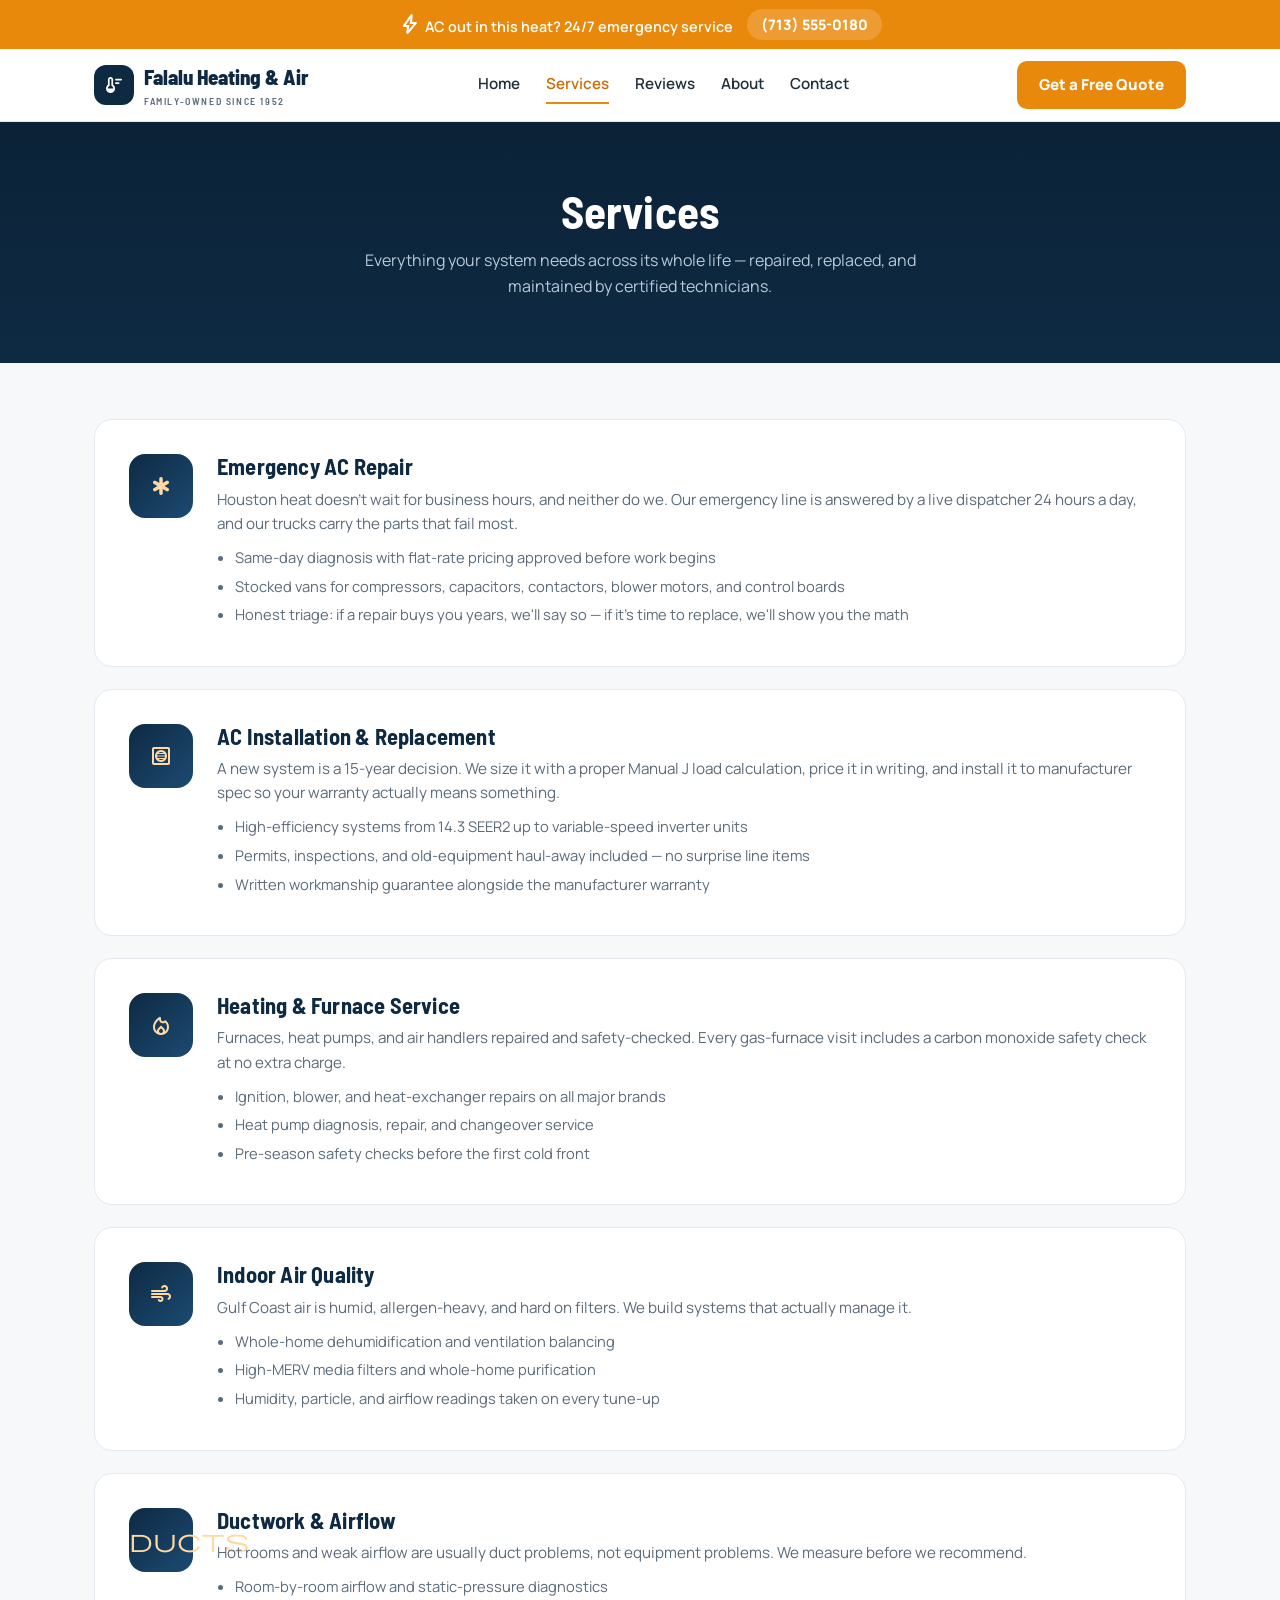
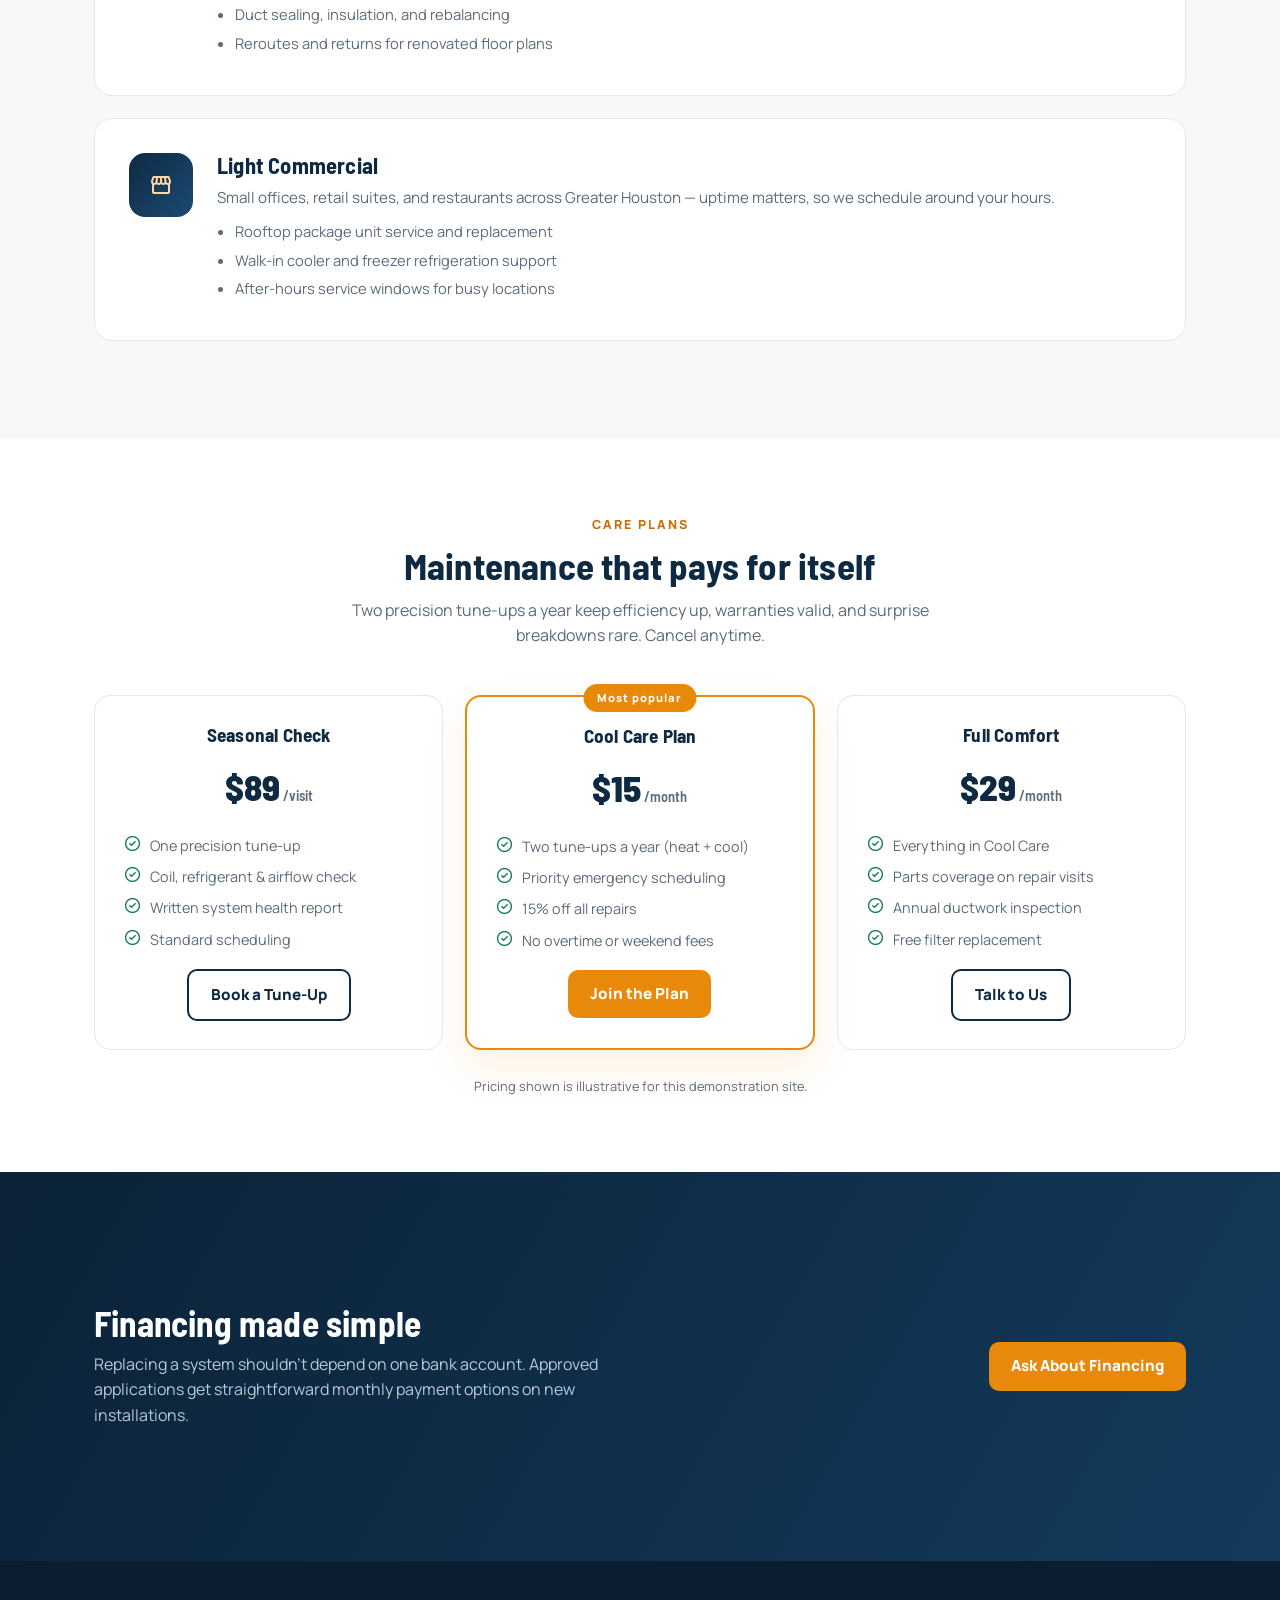
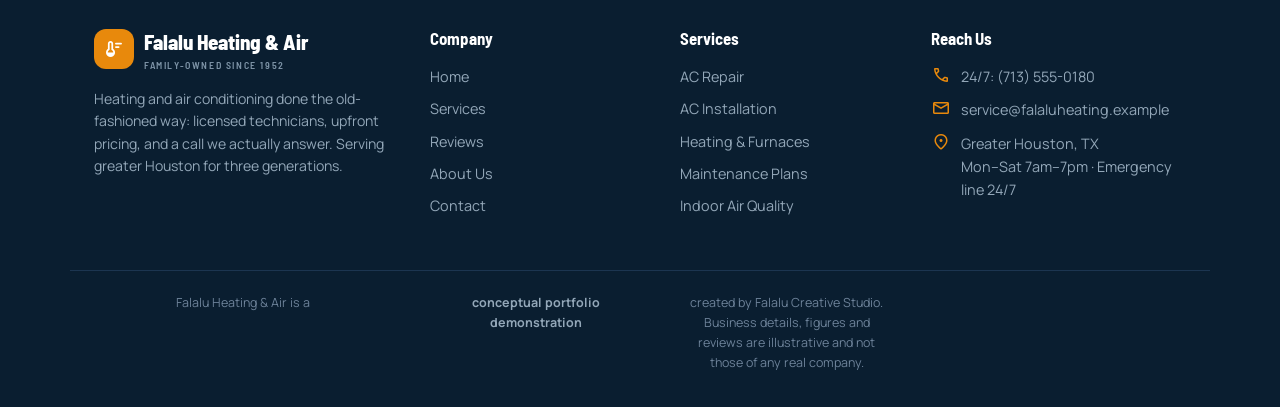
<file: services.html>
<!DOCTYPE html>
<html lang="en"><head><meta charset="utf-8"><meta name="viewport" content="width=device-width,initial-scale=1">
<title>HVAC Services in Houston | Falalu Heating & Air</title><meta name="description" content="Emergency AC repair, installation, furnaces, maintenance plans, air quality and ductwork across Greater Houston. Flat-rate upfront pricing.">
<link rel="preconnect" href="https://fonts.googleapis.com"><link href="https://fonts.googleapis.com/css2?family=Barlow+Semi+Condensed:wght@600;700;800&family=Manrope:wght@400;500;600;700;800&display=swap" rel="stylesheet">
<link href="https://fonts.googleapis.com/css2?family=Material+Symbols+Rounded:opsz,wght,FILL,GRAD@24,400,0,0&display=block" rel="stylesheet">
<link rel="stylesheet" href="styles.css"><link rel="icon" href="data:image/svg+xml,<svg xmlns='http://www.w3.org/2000/svg' viewBox='0 0 100 100'><rect width='100' height='100' rx='22' fill='%230e2a43'/><text x='50' y='68' font-size='52' text-anchor='middle' fill='%23e8890c' font-family='Arial' font-weight='bold'>F</text></svg>">
</head><body>
<div class="emg"><div class="wrap"><span><span class="material-symbols-rounded" style="vertical-align:-4px">bolt</span> AC out in this heat? 24/7 emergency service</span><a href="tel:+17135550180">(713) 555-0180</a></div></div>
<header class="nav"><div class="wrap">
<a class="logo" href="index.html"><span class="badge"><span class="material-symbols-rounded">thermostat</span></span><span>Falalu Heating &amp; Air<small>Family-owned since 1952</small></span></a>
<input type="checkbox" id="navtoggle"><label class="burger material-symbols-rounded" for="navtoggle">menu</label>
<nav class="links"><a href="index.html">Home</a><a href="services.html" class="active">Services</a><a href="reviews.html">Reviews</a><a href="about.html">About</a><a href="contact.html">Contact</a></nav>
<a class="btn" href="contact.html">Get a Free Quote</a>
</div></header>

<section class="phero"><div class="wrap"><h1>Services</h1><p>Everything your system needs across its whole life — repaired, replaced, and maintained by certified technicians.</p></div></section>
<section style="padding-top:56px"><div class="wrap">
<div class="srow" id="ac-repair"><div class="ic"><span class="material-symbols-rounded">emergency</span></div><div><h3>Emergency AC Repair</h3><p>Houston heat doesn't wait for business hours, and neither do we. Our emergency line is answered by a live dispatcher 24 hours a day, and our trucks carry the parts that fail most.</p><ul><li>Same-day diagnosis with flat-rate pricing approved before work begins</li><li>Stocked vans for compressors, capacitors, contactors, blower motors, and control boards</li><li>Honest triage: if a repair buys you years, we'll say so — if it's time to replace, we'll show you the math</li></ul></div></div>
<div class="srow" id="ac-install"><div class="ic"><span class="material-symbols-rounded">hvac</span></div><div><h3>AC Installation &amp; Replacement</h3><p>A new system is a 15-year decision. We size it with a proper Manual J load calculation, price it in writing, and install it to manufacturer spec so your warranty actually means something.</p><ul><li>High-efficiency systems from 14.3 SEER2 up to variable-speed inverter units</li><li>Permits, inspections, and old-equipment haul-away included — no surprise line items</li><li>Written workmanship guarantee alongside the manufacturer warranty</li></ul></div></div>
<div class="srow" id="heating"><div class="ic"><span class="material-symbols-rounded">mode_heat</span></div><div><h3>Heating &amp; Furnace Service</h3><p>Furnaces, heat pumps, and air handlers repaired and safety-checked. Every gas-furnace visit includes a carbon monoxide safety check at no extra charge.</p><ul><li>Ignition, blower, and heat-exchanger repairs on all major brands</li><li>Heat pump diagnosis, repair, and changeover service</li><li>Pre-season safety checks before the first cold front</li></ul></div></div>
<div class="srow" id="air-quality"><div class="ic"><span class="material-symbols-rounded">air</span></div><div><h3>Indoor Air Quality</h3><p>Gulf Coast air is humid, allergen-heavy, and hard on filters. We build systems that actually manage it.</p><ul><li>Whole-home dehumidification and ventilation balancing</li><li>High-MERV media filters and whole-home purification</li><li>Humidity, particle, and airflow readings taken on every tune-up</li></ul></div></div>
<div class="srow" id="ductwork"><div class="ic"><span class="material-symbols-rounded">ducts</span></div><div><h3>Ductwork &amp; Airflow</h3><p>Hot rooms and weak airflow are usually duct problems, not equipment problems. We measure before we recommend.</p><ul><li>Room-by-room airflow and static-pressure diagnostics</li><li>Duct sealing, insulation, and rebalancing</li><li>Reroutes and returns for renovated floor plans</li></ul></div></div>
<div class="srow" id="commercial"><div class="ic"><span class="material-symbols-rounded">storefront</span></div><div><h3>Light Commercial</h3><p>Small offices, retail suites, and restaurants across Greater Houston — uptime matters, so we schedule around your hours.</p><ul><li>Rooftop package unit service and replacement</li><li>Walk-in cooler and freezer refrigeration support</li><li>After-hours service windows for busy locations</li></ul></div></div>
</div></section>
<section style="background:#fff"><div class="wrap">
<div class="sec-head"><div class="kick">Care plans</div><h2>Maintenance that pays for itself</h2><p>Two precision tune-ups a year keep efficiency up, warranties valid, and surprise breakdowns rare. Cancel anytime.</p></div>
<div class="plans">
<div class="plan"><h3>Seasonal Check</h3><div class="price">$89<span> /visit</span></div><ul><li><span class="material-symbols-rounded">check_circle</span> One precision tune-up</li><li><span class="material-symbols-rounded">check_circle</span> Coil, refrigerant &amp; airflow check</li><li><span class="material-symbols-rounded">check_circle</span> Written system health report</li><li><span class="material-symbols-rounded">check_circle</span> Standard scheduling</li></ul><a class="btn ghost" href="contact.html">Book a Tune-Up</a></div>
<div class="plan feature"><span class="flag">Most popular</span><h3>Cool Care Plan</h3><div class="price">$15<span> /month</span></div><ul><li><span class="material-symbols-rounded">check_circle</span> Two tune-ups a year (heat + cool)</li><li><span class="material-symbols-rounded">check_circle</span> Priority emergency scheduling</li><li><span class="material-symbols-rounded">check_circle</span> 15% off all repairs</li><li><span class="material-symbols-rounded">check_circle</span> No overtime or weekend fees</li></ul><a class="btn" href="contact.html">Join the Plan</a></div>
<div class="plan"><h3>Full Comfort</h3><div class="price">$29<span> /month</span></div><ul><li><span class="material-symbols-rounded">check_circle</span> Everything in Cool Care</li><li><span class="material-symbols-rounded">check_circle</span> Parts coverage on repair visits</li><li><span class="material-symbols-rounded">check_circle</span> Annual ductwork inspection</li><li><span class="material-symbols-rounded">check_circle</span> Free filter replacement</li></ul><a class="btn ghost" href="contact.html">Talk to Us</a></div>
</div>
<p style="text-align:center;color:var(--sub);font-size:.8rem;margin-top:26px">Pricing shown is illustrative for this demonstration site.</p>
</div></section>
<section class="emgband"><div class="wrap"><div><h2>Financing made simple</h2><p>Replacing a system shouldn't depend on one bank account. Approved applications get straightforward monthly payment options on new installations.</p></div><div style="text-align:right"><a class="btn" href="contact.html">Ask About Financing</a></div></div></section>

<footer><div class="wrap">
<div><a class="logo" href="index.html" style="color:#fff;margin-bottom:14px"><span class="badge" style="background:#e8890c;color:#fff"><span class="material-symbols-rounded">thermostat</span></span><span style="color:#fff">Falalu Heating &amp; Air<small style="color:#7f95a8">Family-owned since 1952</small></span></a>
<p style="font-size:.88rem;max-width:30em">Heating and air conditioning done the old-fashioned way: licensed technicians, upfront pricing, and a call we actually answer. Serving greater Houston for three generations.</p></div>
<div><h4>Company</h4><a href="index.html">Home</a><a href="services.html">Services</a><a href="reviews.html">Reviews</a><a href="about.html">About Us</a><a href="contact.html">Contact</a></div>
<div><h4>Services</h4><a href="services.html#ac-repair">AC Repair</a><a href="services.html#ac-install">AC Installation</a><a href="services.html#heating">Heating &amp; Furnaces</a><a href="services.html#maintenance">Maintenance Plans</a><a href="services.html#air-quality">Indoor Air Quality</a></div>
<div><h4>Reach Us</h4><div class="fa"><span class="material-symbols-rounded">call</span><span>24/7: (713) 555-0180</span></div><div class="fa"><span class="material-symbols-rounded">mail</span><span>service@falaluheating.example</span></div><div class="fa"><span class="material-symbols-rounded">location_on</span><span>Greater Houston, TX<br>Mon–Sat 7am–7pm · Emergency line 24/7</span></div></div>
</div>
<div class="wrap disclaimer">Falalu Heating &amp; Air is a <b>conceptual portfolio demonstration</b> created by Falalu Creative Studio. Business details, figures and reviews are illustrative and not those of any real company.</div>
</footer>
<script>document.querySelectorAll("form.demo").forEach(function(f){f.addEventListener("submit",function(e){e.preventDefault();f.querySelector(".okmsg").style.display="block";f.reset();});});</script>
</body></html>
</file>
<file: styles.css>
:root{--navy:#0e2a43;--navy2:#123350;--ink:#22303c;--sub:#5b6b7a;--amber:#e8890c;--amber2:#c76f06;--bg:#f6f8fa;--card:#ffffff;--line:#e3e9ef;--ok:#1a7f4f}
*{margin:0;padding:0;box-sizing:border-box}
html{scroll-behavior:smooth}
body{font-family:'Manrope',system-ui,sans-serif;color:var(--ink);background:var(--bg);line-height:1.6;-webkit-font-smoothing:antialiased}
img{display:block;max-width:100%}
a{text-decoration:none;color:inherit}
.wrap{max-width:1140px;margin:0 auto;padding:0 24px}
h1,h2,h3{font-family:'Barlow Semi Condensed',sans-serif;line-height:1.12;letter-spacing:.2px}
.emg{background:var(--amber);color:#fff;font-weight:600;font-size:.9rem}
.emg .wrap{display:flex;align-items:center;justify-content:center;gap:14px;padding:9px 24px;flex-wrap:wrap;text-align:center}
.emg a{background:rgba(255,255,255,.16);padding:4px 14px;border-radius:99px;font-weight:800;white-space:nowrap}
.emg a:hover{background:rgba(255,255,255,.3)}
header.nav{background:#fff;border-bottom:1px solid var(--line);position:sticky;top:0;z-index:50}
.nav .wrap{display:flex;align-items:center;justify-content:space-between;height:72px}
.logo{display:flex;align-items:center;gap:10px;font-family:'Barlow Semi Condensed';font-weight:800;font-size:1.3rem;color:var(--navy)}
.logo .badge{width:40px;height:40px;border-radius:12px;background:var(--navy);color:#fff;display:grid;place-items:center}
.logo .badge .material-symbols-rounded{font-size:22px}
.logo small{display:block;font-size:.62rem;font-weight:600;color:var(--sub);letter-spacing:1.6px;text-transform:uppercase}
nav.links{display:flex;gap:26px;font-weight:600;font-size:.95rem}
nav.links a{color:var(--ink);padding:6px 0;border-bottom:2px solid transparent}
nav.links a:hover{color:var(--amber2)}
nav.links a.active{color:var(--amber2);border-color:var(--amber)}
.btn{display:inline-flex;align-items:center;gap:8px;background:var(--amber);color:#fff;font-weight:800;padding:12px 22px;border-radius:10px;border:none;cursor:pointer;font-size:.95rem;transition:.18s}
.btn:hover{background:var(--amber2);transform:translateY(-1px)}
.btn.ghost{background:transparent;color:var(--navy);border:2px solid var(--navy)}
.btn.ghost:hover{background:var(--navy);color:#fff}
.btn.dark{background:var(--navy)}
.btn.dark:hover{background:var(--navy2)}
#navtoggle{display:none}
.burger{display:none;font-size:28px;cursor:pointer;color:var(--navy)}
.hero{background:linear-gradient(180deg,#0b2237 0%,#0e2a43 100%);color:#fff;overflow:hidden}
.hero .wrap{display:grid;grid-template-columns:1.05fr .95fr;gap:48px;align-items:center;padding:76px 24px 84px}
.eyebrow{display:inline-flex;align-items:center;gap:8px;background:rgba(232,137,12,.16);color:#ffb95e;font-weight:700;font-size:.8rem;letter-spacing:1.4px;text-transform:uppercase;padding:7px 14px;border-radius:99px;margin-bottom:22px}
.hero h1{font-size:3.3rem;font-weight:800;margin-bottom:18px}
.hero p.lead{color:#b9c9d8;font-size:1.13rem;max-width:32em;margin-bottom:28px}
.hero .ctas{display:flex;gap:14px;flex-wrap:wrap}
.hero-img{border-radius:18px;overflow:hidden;box-shadow:0 30px 60px rgba(0,0,0,.35);position:relative}
.hero-img img{width:100%;height:430px;object-fit:cover}
.rate-chip{position:absolute;left:18px;bottom:18px;background:#fff;color:var(--ink);border-radius:12px;padding:10px 16px;font-size:.85rem;font-weight:700;box-shadow:0 10px 24px rgba(0,0,0,.25)}
.rate-chip .stars{color:#f0a417;letter-spacing:2px}
.stats{background:#fff;border-bottom:1px solid var(--line)}
.stats .wrap{display:grid;grid-template-columns:repeat(4,1fr);gap:10px;padding:26px 24px}
.stats div{text-align:center}
.stats b{display:block;font-family:'Barlow Semi Condensed';font-size:1.9rem;color:var(--navy)}
.stats span{font-size:.85rem;color:var(--sub);font-weight:600}
section{padding:76px 0}
.sec-head{text-align:center;max-width:640px;margin:0 auto 46px}
.sec-head .kick{color:var(--amber2);font-weight:800;letter-spacing:2px;text-transform:uppercase;font-size:.78rem}
.sec-head h2{font-size:2.3rem;color:var(--navy);margin:10px 0 12px}
.sec-head p{color:var(--sub)}
.trust .wrap{display:grid;grid-template-columns:repeat(4,1fr);gap:18px}
.trust div{background:#fff;border:1px solid var(--line);border-radius:14px;padding:22px;display:flex;gap:14px;align-items:flex-start}
.trust .material-symbols-rounded{color:var(--amber);font-size:30px}
.trust b{display:block;font-size:.98rem;color:var(--navy)}
.trust span{font-size:.85rem;color:var(--sub)}
.grid3{display:grid;grid-template-columns:repeat(3,1fr);gap:22px}
.svc{background:#fff;border:1px solid var(--line);border-radius:16px;padding:28px;transition:.2s;position:relative}
.svc:hover{transform:translateY(-4px);box-shadow:0 18px 40px rgba(14,42,67,.10);border-color:#cfd9e2}
.svc .ic{width:52px;height:52px;border-radius:14px;background:linear-gradient(135deg,#0e2a43,#1c4a72);color:#ffd9a3;display:grid;place-items:center;margin-bottom:18px}
.svc h3{font-size:1.25rem;color:var(--navy);margin-bottom:8px}
.svc p{color:var(--sub);font-size:.93rem;margin-bottom:14px}
.svc a.more{color:var(--amber2);font-weight:700;font-size:.9rem;display:inline-flex;align-items:center;gap:4px}
.svc a.more .material-symbols-rounded{font-size:18px}
.emgband{background:linear-gradient(120deg,#0b2237,#143a5c);color:#fff}
.emgband .wrap{display:flex;align-items:center;justify-content:space-between;gap:30px;flex-wrap:wrap;padding:56px 24px}
.emgband h2{font-size:2.2rem;margin-bottom:8px}
.emgband p{color:#b9c9d8;max-width:34em}
.emgband .note{font-size:.78rem;color:#8fa5b8;margin-top:10px}
.rev{background:#fff;border:1px solid var(--line);border-radius:16px;padding:26px;display:flex;flex-direction:column;gap:12px}
.rev .stars{color:#f0a417;letter-spacing:2px;font-size:1.05rem}
.rev p{color:var(--ink);font-size:.95rem}
.rev .who{display:flex;align-items:center;gap:12px;margin-top:auto}
.rev .av{width:42px;height:42px;border-radius:50%;background:var(--navy);color:#fff;display:grid;place-items:center;font-weight:800;font-family:'Barlow Semi Condensed'}
.rev .who b{display:block;font-size:.92rem}
.rev .who span{font-size:.78rem;color:var(--sub)}
.tag{display:inline-block;background:#fdf1df;color:#a35c06;font-size:.72rem;font-weight:800;padding:3px 10px;border-radius:99px;letter-spacing:.4px}
.heritage{background:#fff}
.heritage .wrap{display:grid;grid-template-columns:1fr 1fr;gap:52px;align-items:center}
.heritage img{border-radius:18px;height:400px;width:100%;object-fit:cover;box-shadow:0 24px 48px rgba(14,42,67,.15)}
.tl{list-style:none}
.tl li{position:relative;padding:0 0 26px 30px;border-left:2px solid var(--line);margin-left:8px}
.tl li:last-child{border-left-color:transparent;padding-bottom:0}
.tl li::before{content:"";position:absolute;left:-8px;top:4px;width:14px;height:14px;border-radius:50%;background:var(--amber);border:3px solid #fff;box-shadow:0 0 0 2px var(--amber)}
.tl b{color:var(--navy);font-family:'Barlow Semi Condensed';font-size:1.1rem}
.tl p{color:var(--sub);font-size:.93rem}
.quote{background:var(--bg)}
.quote .wrap{display:grid;grid-template-columns:1fr 1.1fr;gap:48px;align-items:start}
.qform{background:#fff;border:1px solid var(--line);border-radius:18px;padding:32px;box-shadow:0 20px 44px rgba(14,42,67,.08)}
.qform label{font-weight:700;font-size:.85rem;color:var(--navy);display:block;margin:16px 0 6px}
.qform label:first-of-type{margin-top:0}
.qform input,.qform select,.qform textarea{width:100%;padding:12px 14px;border:1.5px solid var(--line);border-radius:10px;font:inherit;font-size:.95rem;background:#fbfcfd}
.qform input:focus,.qform select:focus,.qform textarea:focus{outline:none;border-color:var(--amber)}
.qform .btn{width:100%;justify-content:center;margin-top:20px}
.qform .fine{font-size:.75rem;color:var(--sub);margin-top:12px;text-align:center}
.next{list-style:none}
.next li{display:flex;gap:14px;margin-bottom:22px}
.next .n{width:34px;height:34px;border-radius:50%;background:var(--navy);color:#fff;display:grid;place-items:center;font-weight:800;font-family:'Barlow Semi Condensed';flex-shrink:0}
.next b{color:var(--navy)}
.next p{color:var(--sub);font-size:.93rem}
footer{background:#0a1e30;color:#93a7b8;padding:64px 0 34px;font-size:.9rem}
footer .wrap{display:grid;grid-template-columns:1.4fr 1fr 1fr 1.2fr;gap:38px}
footer h4{color:#fff;font-family:'Barlow Semi Condensed';font-size:1.05rem;margin-bottom:14px}
footer a{display:block;margin-bottom:9px}
footer a:hover{color:#fff}
footer .fa{display:flex;align-items:flex-start;gap:10px;margin-bottom:10px}
footer .fa .material-symbols-rounded{font-size:20px;color:var(--amber)}
.disclaimer{border-top:1px solid #1c3550;margin-top:44px;padding-top:22px;font-size:.78rem;color:#6d8299;text-align:center}
.disclaimer b{color:#93a7b8}
.phero{background:linear-gradient(180deg,#0b2237,#0e2a43);color:#fff;text-align:center;padding:64px 0}
.phero h1{font-size:2.8rem;margin-bottom:12px}
.phero p{color:#b9c9d8;max-width:36em;margin:0 auto}
.srow{background:#fff;border:1px solid var(--line);border-radius:18px;padding:34px;display:grid;grid-template-columns:64px 1fr;gap:24px;margin-bottom:22px}
.srow .ic{width:64px;height:64px;border-radius:16px;background:linear-gradient(135deg,#0e2a43,#1c4a72);color:#ffd9a3;display:grid;place-items:center}
.srow h3{font-size:1.4rem;color:var(--navy);margin-bottom:8px}
.srow p{color:var(--sub);font-size:.95rem;margin-bottom:10px}
.srow ul{margin:8px 0 0 18px;color:var(--sub);font-size:.92rem}
.srow ul li{margin-bottom:5px}
.plans{display:grid;grid-template-columns:repeat(3,1fr);gap:22px;margin-top:38px}
.plan{background:#fff;border:1px solid var(--line);border-radius:16px;padding:28px;text-align:center}
.plan.feature{border:2px solid var(--amber);box-shadow:0 18px 40px rgba(232,137,12,.12);position:relative}
.plan .flag{position:absolute;top:-13px;left:50%;transform:translateX(-50%);background:var(--amber);color:#fff;font-size:.7rem;font-weight:800;letter-spacing:1px;padding:5px 14px;border-radius:99px}
.plan h3{color:var(--navy);font-size:1.2rem}
.plan .price{font-family:'Barlow Semi Condensed';font-size:2.3rem;font-weight:800;color:var(--navy);margin:12px 0 2px}
.plan .price span{font-size:.9rem;color:var(--sub);font-weight:600}
.plan ul{list-style:none;margin:18px 0;text-align:left;font-size:.9rem;color:var(--sub)}
.plan ul li{display:flex;gap:8px;margin-bottom:8px}
.plan ul .material-symbols-rounded{color:var(--ok);font-size:19px}
.bars{background:#fff;border:1px solid var(--line);border-radius:16px;padding:30px}
.bar{display:flex;align-items:center;gap:12px;font-size:.85rem;color:var(--sub);margin-bottom:10px}
.bar .track{flex:1;height:9px;background:#edf1f5;border-radius:99px;overflow:hidden}
.bar .fill{height:100%;background:var(--amber);border-radius:99px}
.badges{display:grid;grid-template-columns:repeat(4,1fr);gap:18px;margin-top:34px}
.badgecard{background:#fff;border:1px solid var(--line);border-radius:14px;padding:20px;text-align:center}
.badgecard .material-symbols-rounded{font-size:34px;color:var(--amber)}
.badgecard b{display:block;color:var(--navy);margin-top:8px;font-size:.95rem}
.badgecard span{font-size:.78rem;color:var(--sub)}
.story{display:grid;grid-template-columns:1fr 1fr;gap:52px;align-items:center}
.story img{border-radius:18px;height:420px;width:100%;object-fit:cover;box-shadow:0 24px 48px rgba(14,42,67,.15)}
.story h2{font-size:2.1rem;color:var(--navy);margin-bottom:16px}
.story p{color:var(--sub);margin-bottom:14px}
.areas{display:flex;flex-wrap:wrap;gap:10px;margin-top:20px}
.areas span{background:#fff;border:1px solid var(--line);border-radius:99px;padding:8px 16px;font-size:.85rem;font-weight:600;color:var(--navy)}
.cwrap{display:grid;grid-template-columns:1.1fr .9fr;gap:44px;align-items:start}
.cinfo{background:#fff;border:1px solid var(--line);border-radius:18px;padding:30px}
.cinfo .fa{display:flex;gap:14px;margin-bottom:22px;align-items:flex-start}
.cinfo .material-symbols-rounded{color:var(--amber);font-size:26px}
.cinfo b{color:var(--navy);display:block}
.cinfo span{color:var(--sub);font-size:.9rem}
.cinfo .alert{background:#fdf1df;border-radius:12px;padding:16px;font-size:.88rem;color:#7a4a06;margin-top:8px}
.okmsg{display:none;background:#e8f6ee;border:1px solid #bfe5cf;color:#155f3c;border-radius:12px;padding:14px;margin-top:16px;font-weight:600;font-size:.92rem}
@media(max-width:960px){
 .hero .wrap{grid-template-columns:1fr;padding:56px 24px}
 .hero h1{font-size:2.5rem}
 .grid3,.trust .wrap,.stats .wrap,.plans,.badges{grid-template-columns:repeat(2,1fr)}
 .heritage .wrap,.quote .wrap,.story,.cwrap{grid-template-columns:1fr}
 footer .wrap{grid-template-columns:1fr 1fr}
 nav.links{display:none;position:absolute;top:72px;left:0;right:0;background:#fff;flex-direction:column;padding:20px 24px;gap:16px;border-bottom:1px solid var(--line);box-shadow:0 20px 40px rgba(0,0,0,.08)}
 #navtoggle:checked ~ .links{display:flex}
 .burger{display:block}
 .nav .wrap{position:relative}
 .hero-img img{height:320px}
}
@media(max-width:560px){.grid3,.trust .wrap,.stats .wrap,.plans,.badges,footer .wrap{grid-template-columns:1fr}.stats .wrap{gap:20px}.hero h1{font-size:2.1rem}}
</file>
